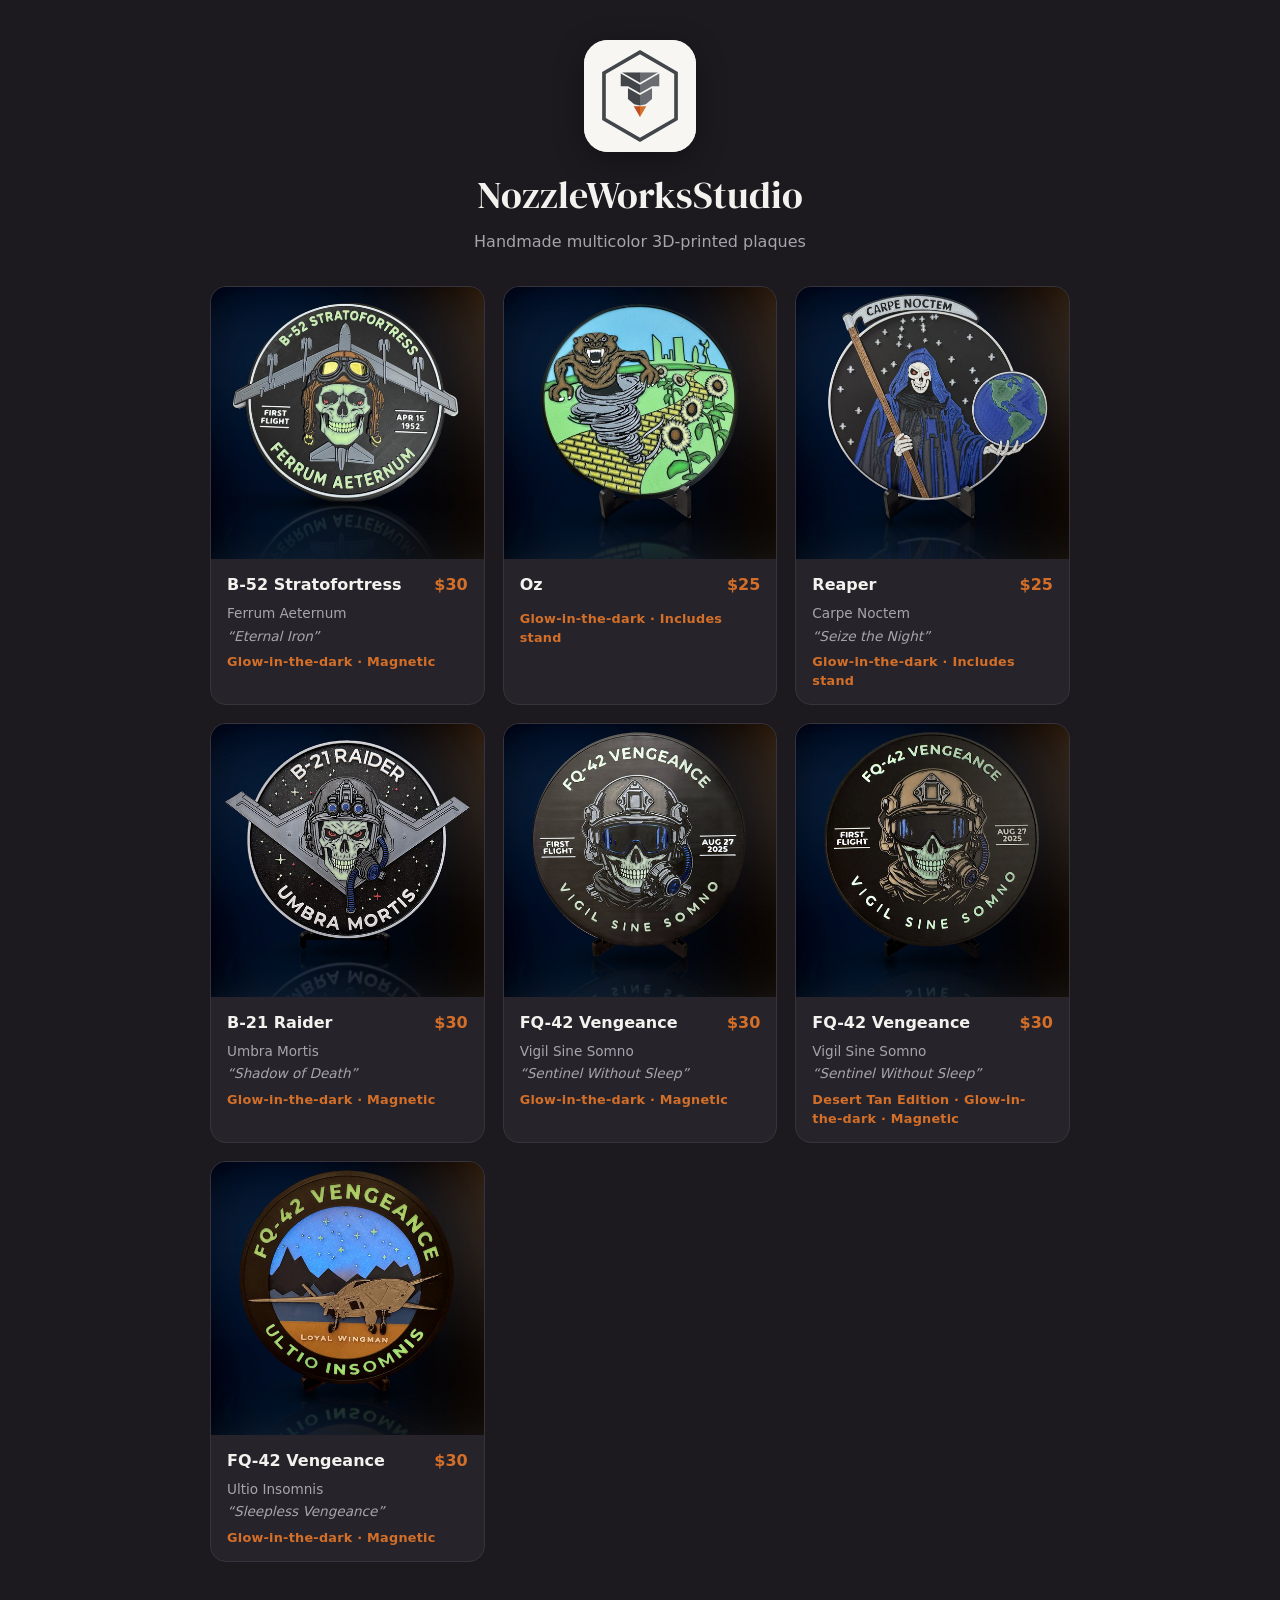
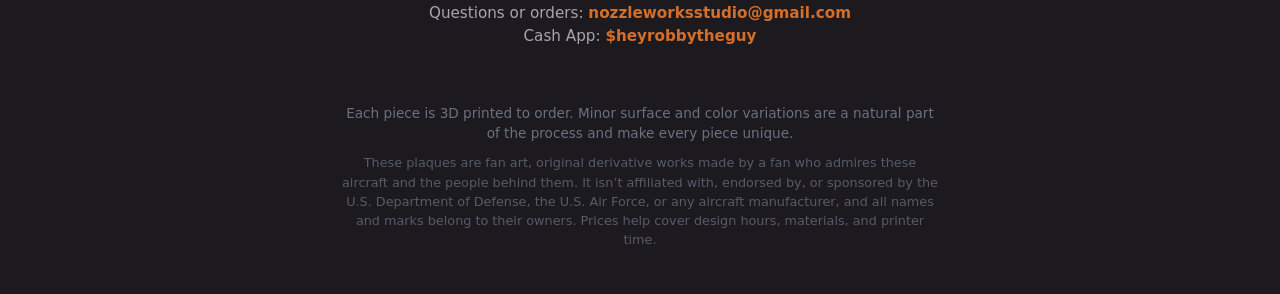
<file: index.html>
<!doctype html>
<html lang="en">
<head>
<meta charset="utf-8">
<meta name="viewport" content="width=device-width, initial-scale=1, viewport-fit=cover">
<meta name="robots" content="noindex">
<meta name="description" content="Handmade multicolor 3D-printed plaques by NozzleWorksStudio.">
<meta name="theme-color" content="#1C1A1F">
<title>NozzleWorksStudio | Plaques</title>
<style>
*,*::before,*::after{box-sizing:border-box}
:root{--bg:#1C1A1F;--card:#26242A;--line:#36333C;--text:#F4F2EE;--muted:#A8A4AD;--glow:#D46F29}
body{margin:0;background:var(--bg);color:var(--text);font-family:system-ui,-apple-system,"Segoe UI",Roboto,Helvetica,Arial,sans-serif;line-height:1.5}
main{max-width:900px;margin:0 auto;padding:40px 20px}
header{text-align:center;margin-bottom:32px}
h1{font-size:clamp(1.8rem,7vw,2.4rem);margin:0 0 6px;letter-spacing:-.01em}
.sub{margin:0;color:var(--muted)}
.grid{display:grid;gap:18px;grid-template-columns:repeat(auto-fill,minmax(240px,1fr))}
a.card{display:block;text-decoration:none;color:inherit;background:var(--card);border:1px solid var(--line);border-radius:16px;overflow:hidden}
a.card img{display:block;width:100%;aspect-ratio:1/1;object-fit:cover;background:#000}
.info{display:flex;justify-content:space-between;align-items:baseline;gap:10px;padding:14px 16px}
.name{font-weight:600}
.price{color:var(--glow);font-weight:700;white-space:nowrap}
.status{display:block;padding:0 16px 14px;color:var(--muted);font-size:.85rem;margin-top:-8px}
.status .tr{display:block;font-style:italic;margin-top:2px}
.status .feat{display:block;margin-top:6px;color:var(--glow);font-size:.8rem;font-weight:600;letter-spacing:.02em}
.contact{text-align:center;margin-top:40px;color:var(--muted);font-size:.95rem}
.contact a{color:var(--glow);text-decoration:none;font-weight:600}
footer{text-align:center;color:#6b7180;font-size:.85rem;padding:0 20px 32px;max-width:640px;margin:0 auto}
</style>
<link rel="preconnect" href="https://fonts.googleapis.com"><link rel="preconnect" href="https://fonts.gstatic.com" crossorigin>
<link href="https://fonts.googleapis.com/css2?family=DM+Serif+Display&display=swap" rel="stylesheet">
<link rel="icon" type="image/png" href="favicon.png"><link rel="apple-touch-icon" href="apple-touch-icon.png">
<meta property="og:image" content="https://robbytheguy.github.io/logo-256.png">
<link rel="stylesheet" href="brand.css">
</head>
<body>
<main>
  <header>
    <div class="brandhero"><div class="tile"><img src="logo.svg" alt="NozzleWorksStudio logo"></div><h1>NozzleWorksStudio</h1></div>
    <p class="sub">Handmade multicolor 3D-printed plaques</p>
  </header>
  <div class="grid">
    <!-- One card per plaque. Add new ones here. -->
    <a class="card" href="b52/"><img src="b52/thumb.jpg?v=4" alt="B-52 Stratofortress plaque" loading="lazy"><div class="info"><span class="name">B-52 Stratofortress</span><span class="price">$30</span></div><span class="status">Ferrum Aeternum<span class="tr">&ldquo;Eternal Iron&rdquo;</span><span class="feat">Glow-in-the-dark &middot; Magnetic</span></span></a>
    <a class="card" href="oz/"><img src="oz/thumb.jpg?v=3" alt="Oz plaque" loading="lazy"><div class="info"><span class="name">Oz</span><span class="price">$25</span></div><span class="status"><span class="feat">Glow-in-the-dark &middot; Includes stand</span></span></a>
    <a class="card" href="reaper/"><img src="reaper/thumb.jpg" alt="Reaper plaque" loading="lazy"><div class="info"><span class="name">Reaper</span><span class="price">$25</span></div><span class="status">Carpe Noctem<span class="tr">&ldquo;Seize the Night&rdquo;</span><span class="feat">Glow-in-the-dark &middot; Includes stand</span></span></a>
    <a class="card" href="b21/"><img src="b21/thumb.jpg" alt="B-21 Raider plaque" loading="lazy"><div class="info"><span class="name">B-21 Raider</span><span class="price">$30</span></div><span class="status">Umbra Mortis<span class="tr">&ldquo;Shadow of Death&rdquo;</span><span class="feat">Glow-in-the-dark &middot; Magnetic</span></span></a>
    <a class="card" href="maverick/"><img src="maverick/thumb.jpg?v=3" alt="FQ-42 Vengeance plaque, Vigil Sine Somno design" loading="lazy"><div class="info"><span class="name">FQ-42 Vengeance</span><span class="price">$30</span></div><span class="status">Vigil Sine Somno<span class="tr">&ldquo;Sentinel Without Sleep&rdquo;</span><span class="feat">Glow-in-the-dark &middot; Magnetic</span></span></a>
    <a class="card" href="vengeance-tan/"><img src="vengeance-tan/thumb.jpg" alt="FQ-42 Vengeance plaque, desert tan edition, Vigil Sine Somno design" loading="lazy"><div class="info"><span class="name">FQ-42 Vengeance</span><span class="price">$30</span></div><span class="status">Vigil Sine Somno<span class="tr">&ldquo;Sentinel Without Sleep&rdquo;</span><span class="feat">Desert Tan Edition &middot; Glow-in-the-dark &middot; Magnetic</span></span></a>
    <a class="card" href="fq42/"><img src="fq42/thumb.jpg" alt="FQ-42 Vengeance plaque" loading="lazy"><div class="info"><span class="name">FQ-42 Vengeance</span><span class="price">$30</span></div><span class="status">Ultio Insomnis<span class="tr">&ldquo;Sleepless Vengeance&rdquo;</span><span class="feat">Glow-in-the-dark &middot; Magnetic</span></span></a>
  </div>
  <p class="contact">Questions or orders: <a href="mailto:nozzleworksstudio@gmail.com?subject=NozzleWorks%20plaque">nozzleworksstudio@gmail.com</a><br>Cash App: <a href="https://cash.app/$heyrobbytheguy">$heyrobbytheguy</a></p>
</main>
<footer>Each piece is 3D printed to order. Minor surface and color variations are a natural part of the process and make every piece unique.<p style="font-size:.8rem;opacity:.75;margin-top:10px">These plaques are fan art, original derivative works made by a fan who admires these aircraft and the people behind them. It isn&rsquo;t affiliated with, endorsed by, or sponsored by the U.S. Department of Defense, the U.S. Air Force, or any aircraft manufacturer, and all names and marks belong to their owners. Prices help cover design hours, materials, and printer time.</p></footer>
<script data-goatcounter="https://nozzleworks.goatcounter.com/count" async src="//gc.zgo.at/count.js"></script>
</body>
</html>
</file>
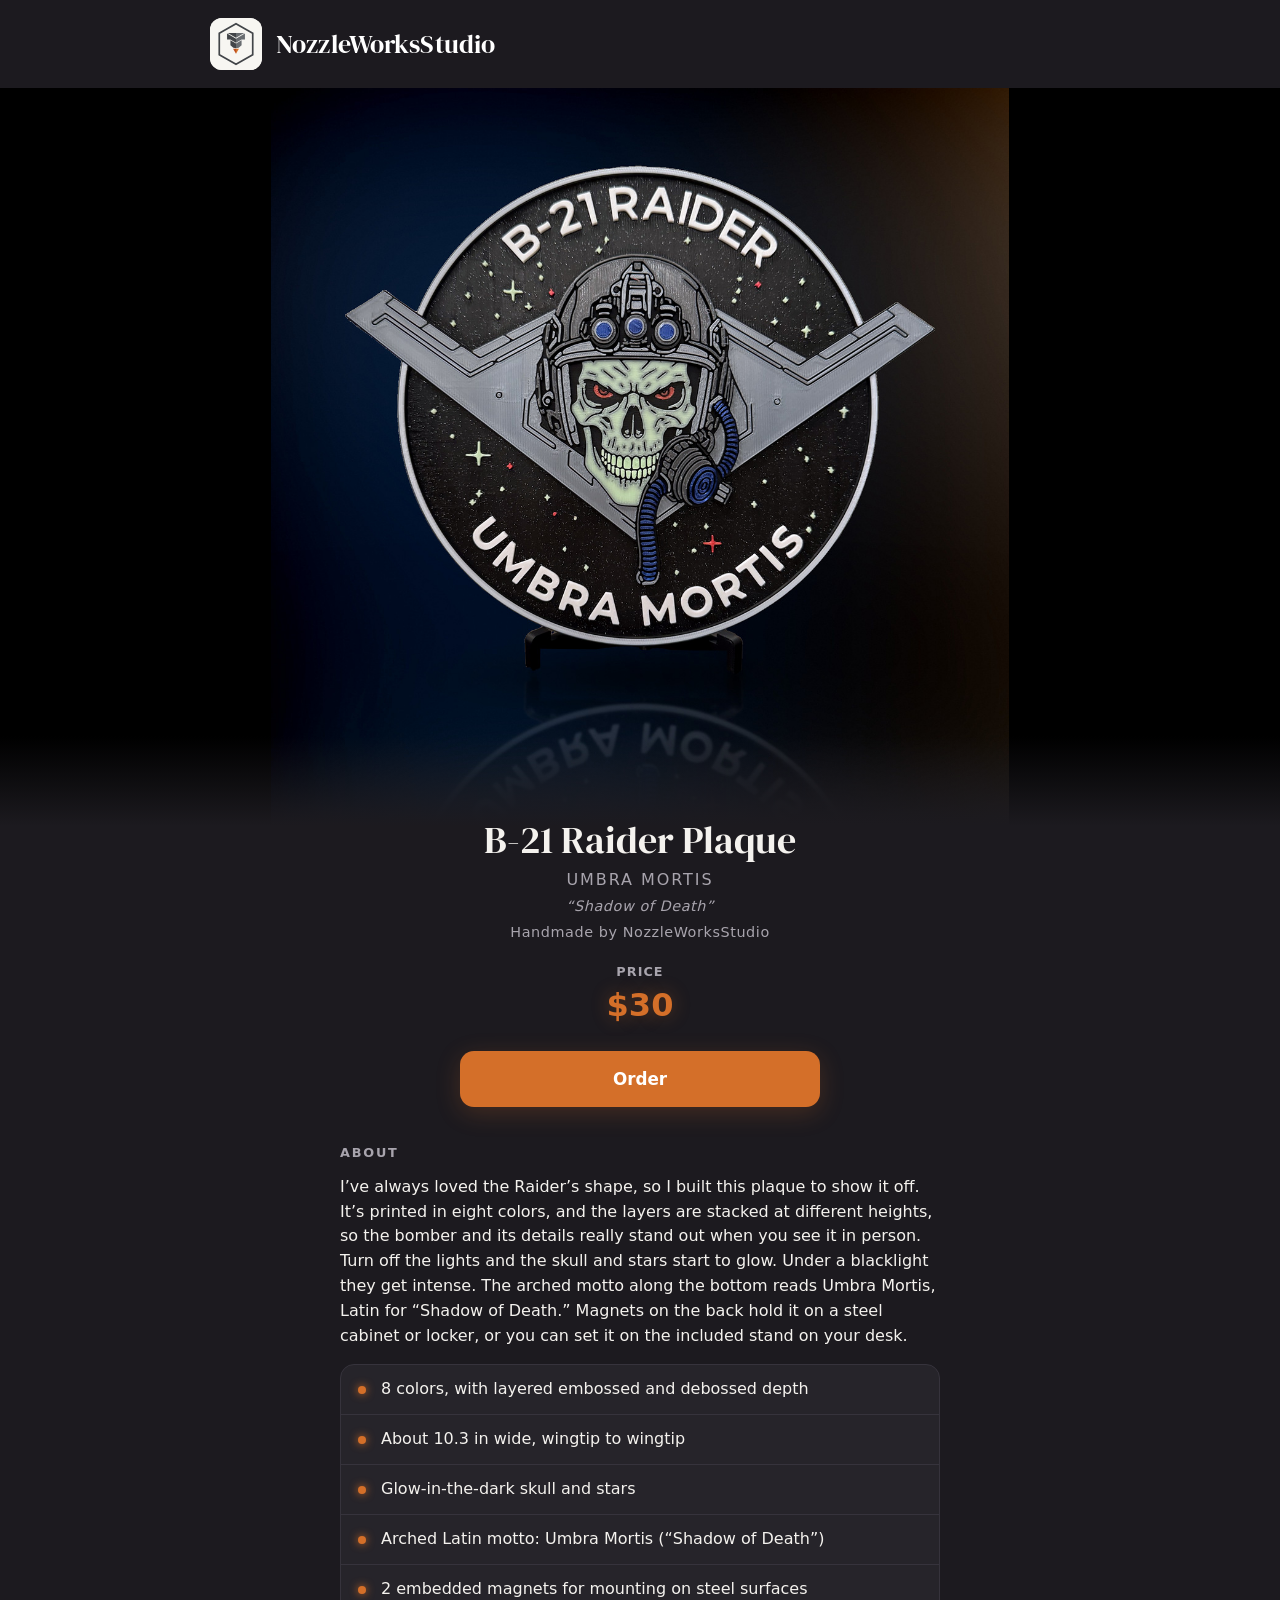
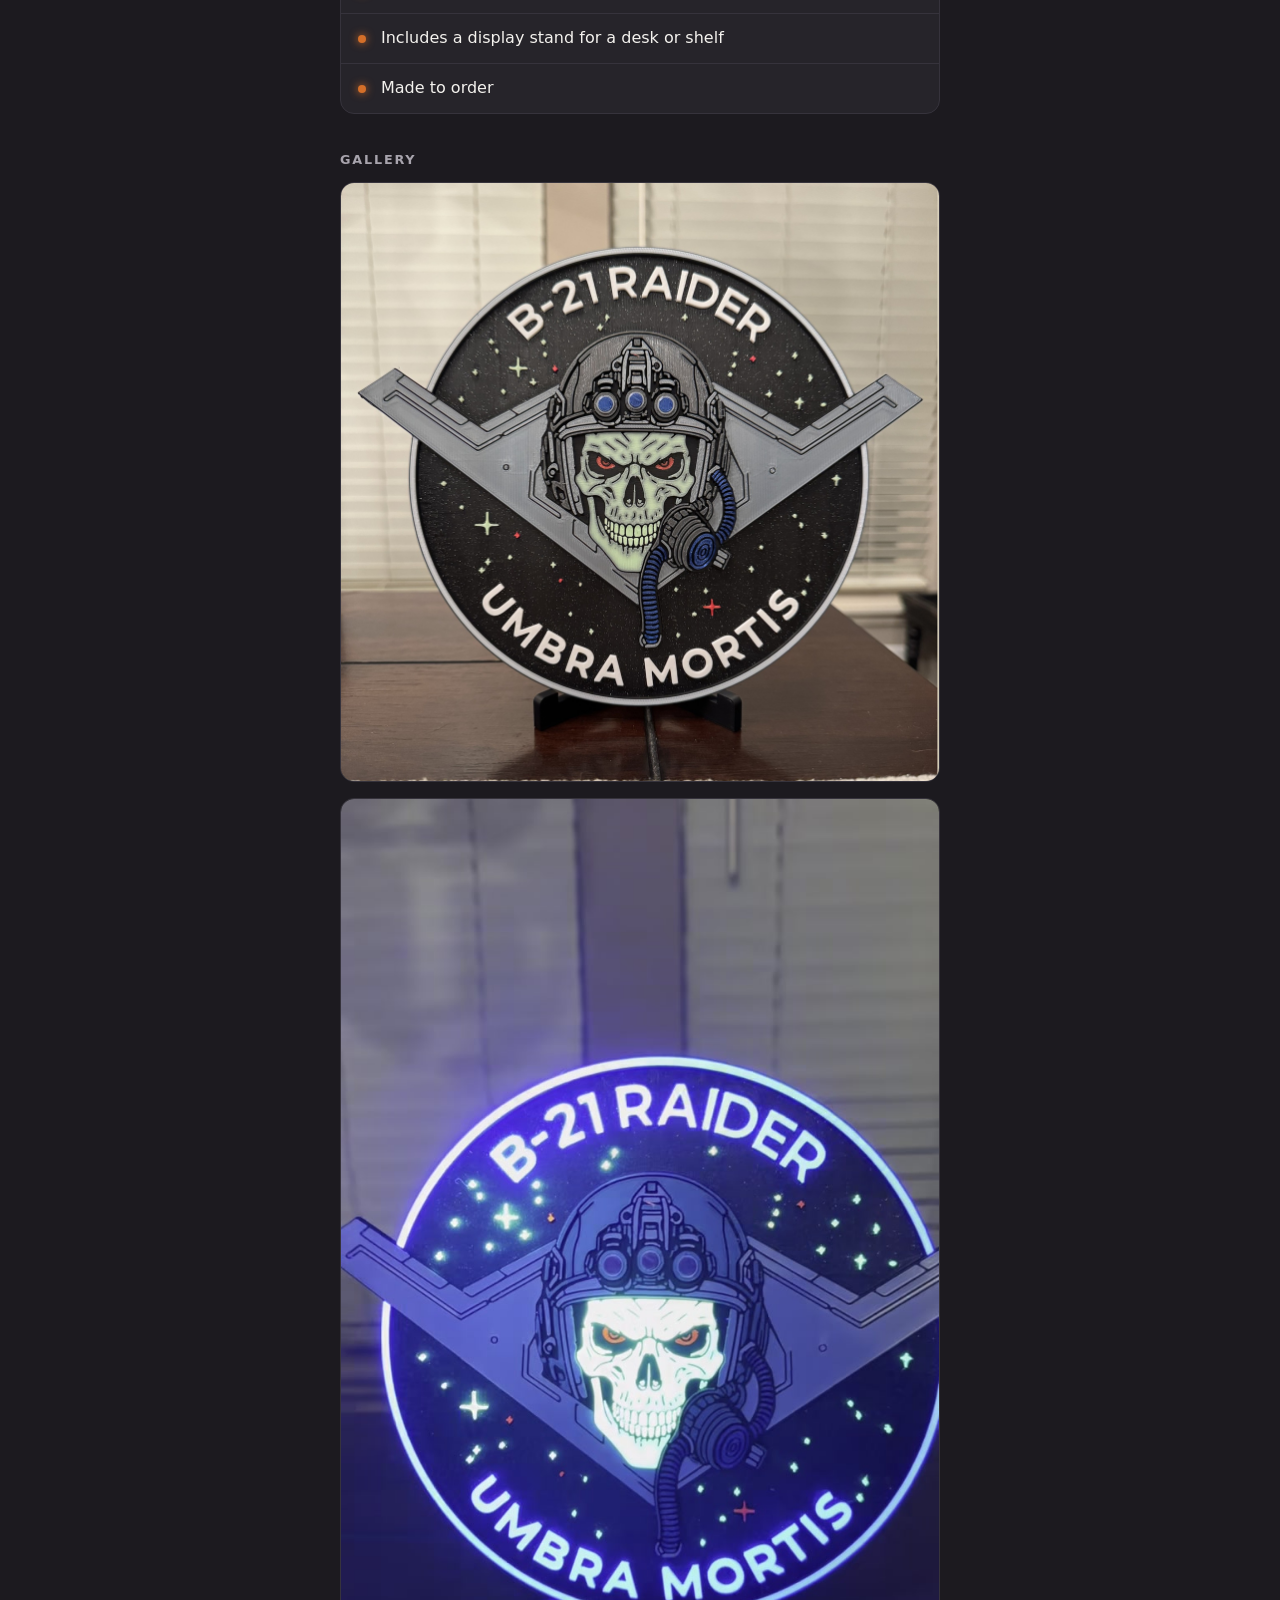
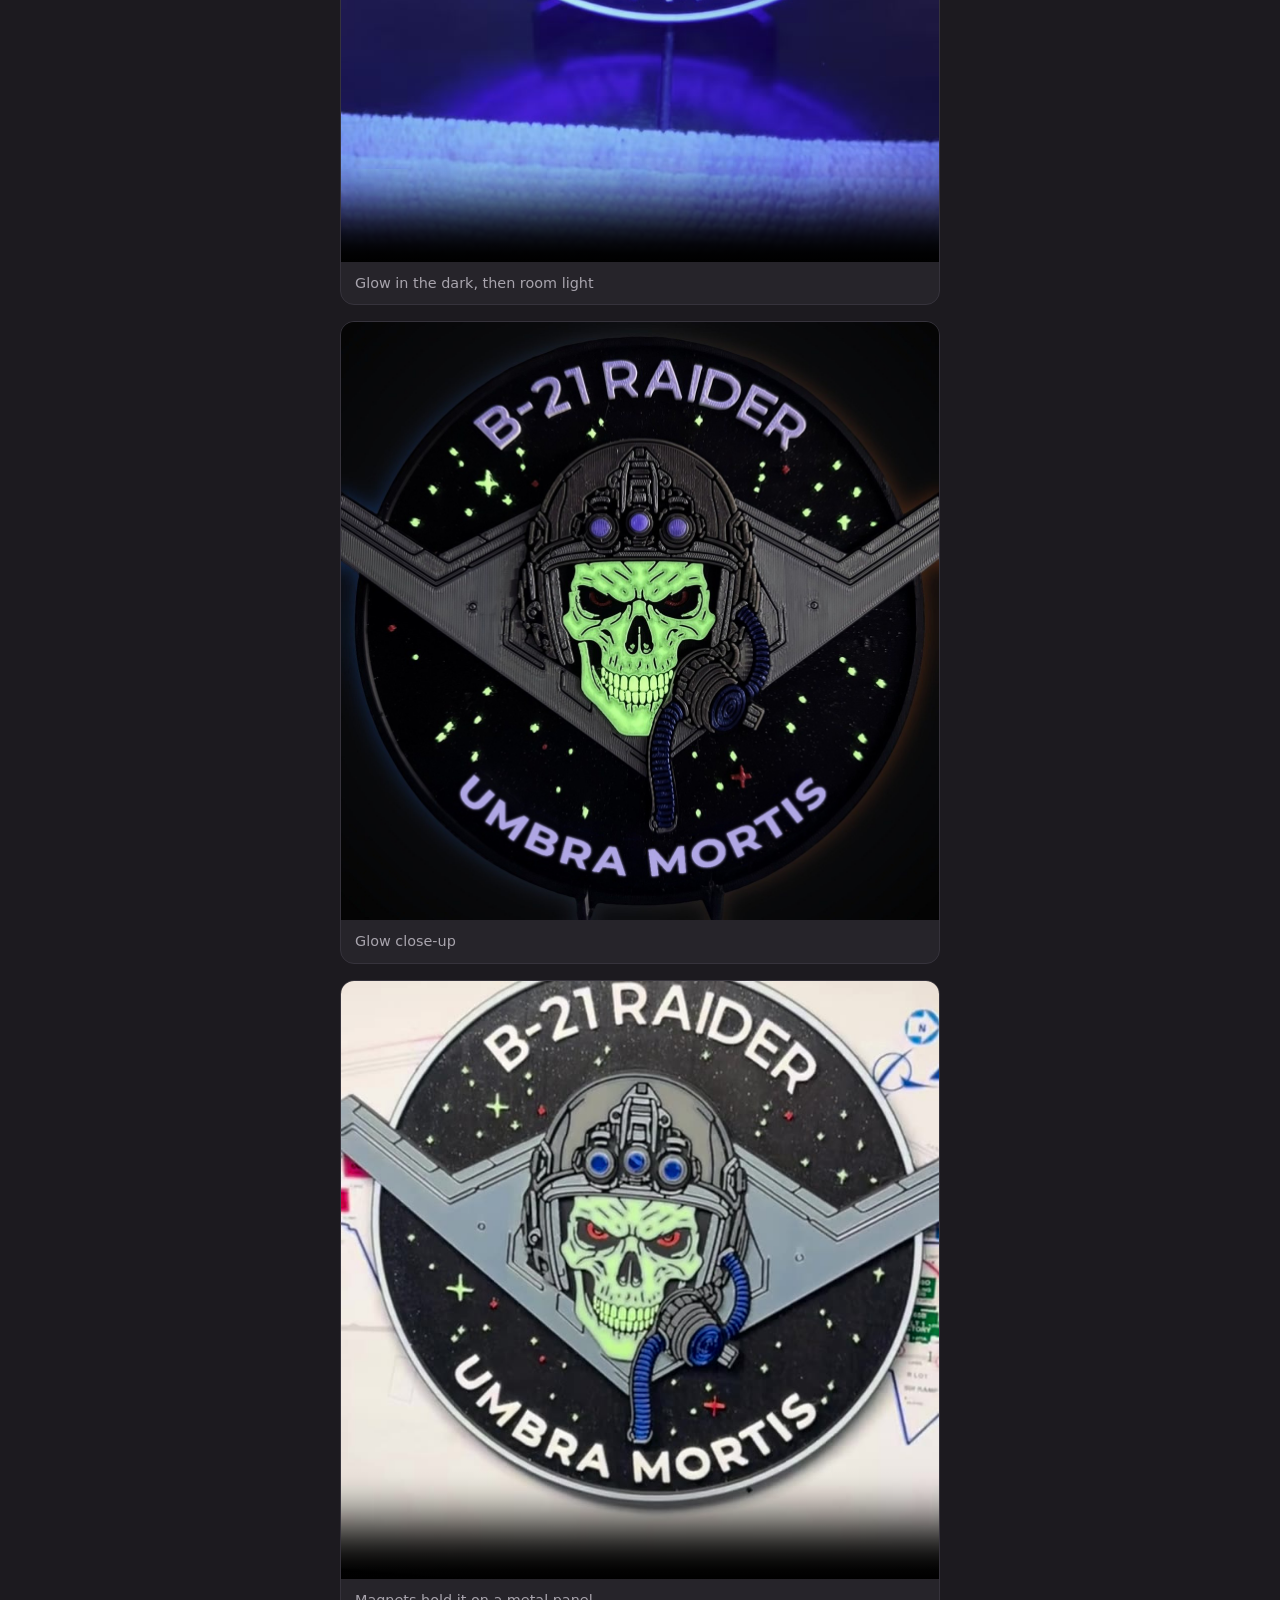
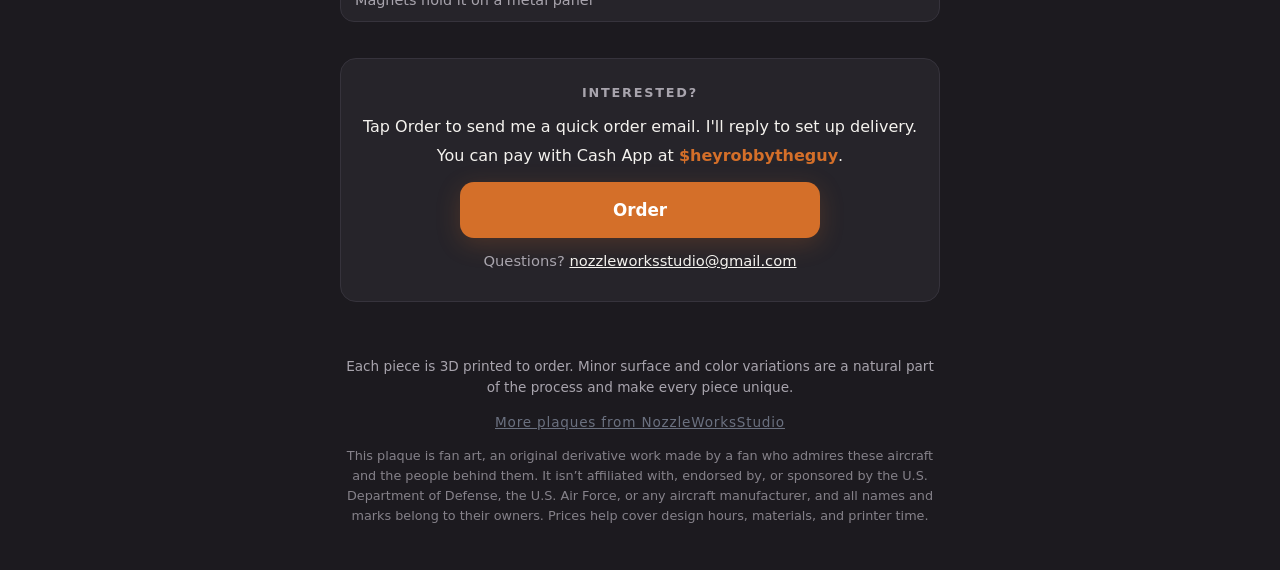
<file: b21/index.html>
<!doctype html>
<html lang="en">
<head>
<meta charset="utf-8">
<meta name="viewport" content="width=device-width, initial-scale=1, viewport-fit=cover">
<meta name="robots" content="noindex">
<meta name="description" content="B-21 Raider Plaque with Umbra Mortis motto, handmade by NozzleWorksStudio. 3D printed in 8 colors with glow-in-the-dark details. Price $30.">
<meta name="theme-color" content="#1C1A1F">
<title>B-21 Raider Plaque | NozzleWorksStudio</title>
<style>
*,*::before,*::after{box-sizing:border-box}
:root{--bg:#1C1A1F;--card:#26242A;--line:#36333C;--text:#F4F2EE;--muted:#A8A4AD;--glow:#D46F29}
html{-webkit-text-size-adjust:100%}
body{margin:0;background:var(--bg);color:var(--text);font-family:system-ui,-apple-system,"Segoe UI",Roboto,Helvetica,Arial,sans-serif;line-height:1.55}
img,video{display:block;max-width:100%}
.hero{position:relative;background:#000}
.hero video,.hero img{width:100%;height:auto;max-height:78vh;object-fit:contain;margin:0 auto}
.hero::after{content:"";position:absolute;inset:auto 0 0 0;height:90px;background:linear-gradient(transparent,var(--bg));pointer-events:none}
main{max-width:640px;margin:0 auto;padding:0 20px 40px}
header{text-align:center;margin-top:-8px;position:relative;z-index:1}
h1{font-size:clamp(1.8rem,7vw,2.4rem);line-height:1.15;margin:0 0 6px;letter-spacing:-.01em}
.sub{margin:0;color:var(--muted);font-size:1rem;letter-spacing:.04em}
.price{display:inline-block;margin:18px 0 6px;font-size:2rem;font-weight:700;color:var(--glow);text-shadow:0 0 18px rgba(212,111,41,.35)}
.cta{display:block;margin:14px auto 0;max-width:360px;padding:15px 20px;border-radius:14px;background:var(--glow);color:#fff;font-weight:700;font-size:1.05rem;text-decoration:none;text-align:center;box-shadow:0 6px 24px rgba(212,111,41,.22)}
.cta:active{transform:translateY(1px)}
section{margin-top:36px}
h2{font-size:.8rem;text-transform:uppercase;letter-spacing:.14em;color:var(--muted);margin:0 0 12px;font-weight:600}
.desc p{margin:0 0 16px}
ul.features{list-style:none;padding:0;margin:0;border:1px solid var(--line);border-radius:14px;background:var(--card)}
ul.features li{padding:12px 16px 12px 40px;position:relative;border-top:1px solid var(--line)}
ul.features li:first-child{border-top:0}
ul.features li::before{content:"";position:absolute;left:17px;top:21px;width:8px;height:8px;border-radius:50%;background:var(--glow);box-shadow:0 0 8px var(--glow)}
.gallery{display:grid;gap:16px}
figure{margin:0;background:var(--card);border:1px solid var(--line);border-radius:14px;overflow:hidden}
figure img,figure video{width:100%;height:auto;background:#000}
figcaption{padding:10px 14px;font-size:.9rem;color:var(--muted)}
.contact{text-align:center;background:var(--card);border:1px solid var(--line);border-radius:16px;padding:24px 18px}
.contact p{margin:0 0 4px}
.addr{margin-top:12px!important;font-size:.92rem;color:var(--muted);word-break:break-all}
.addr a{color:var(--text)}
footer{max-width:640px;margin:0 auto;padding:0 20px calc(32px + env(safe-area-inset-bottom));color:var(--muted);font-size:.85rem;text-align:center}
footer .brand{margin-top:10px;color:#6b7180;letter-spacing:.06em}
@media (min-width:700px){.gallery{grid-template-columns:1fr 1fr}.hero video,.hero img{max-height:82vh;width:auto}}
</style>
<link rel="preconnect" href="https://fonts.googleapis.com"><link rel="preconnect" href="https://fonts.gstatic.com" crossorigin>
<link href="https://fonts.googleapis.com/css2?family=DM+Serif+Display&display=swap" rel="stylesheet">
<link rel="icon" type="image/png" href="../favicon.png"><link rel="apple-touch-icon" href="../apple-touch-icon.png">
<meta property="og:image" content="https://robbytheguy.github.io/logo-256.png">
<link rel="stylesheet" href="../brand.css">
</head>
<body>
<a class="brandbar" href="../"><span class="tile"><img src="../logo.svg" alt=""></span><span class="wm">NozzleWorksStudio</span></a>
<div class="hero">
  <img src="studio-real.jpg" width="1200" height="1200" alt="B-21 Raider plaque on a dark studio background">
</div>
<main>
  <header>
    <h1>B-21 Raider Plaque</h1>
    <p class="sub" style="letter-spacing:.12em;text-transform:uppercase">Umbra Mortis</p>
    <p class="sub" style="font-size:.9rem;font-style:italic;margin-top:2px">&ldquo;Shadow of Death&rdquo;</p>
    <p class="sub" style="font-size:.9rem;margin-top:4px">Handmade by NozzleWorksStudio</p>
    <div class="price"><span style="display:block;font-size:.8rem;font-weight:600;letter-spacing:.08em;text-transform:uppercase;color:var(--muted);text-shadow:none">Price</span>$30</div>
    <a class="cta" href="mailto:nozzleworksstudio@gmail.com?subject=Order%3A%20B-21%20Raider%20Plaque&body=Hi%20Robert%2C%0A%0AI%27d%20like%20to%20order%20the%20B-21%20Raider%20Plaque%20%28%2430%29.%0A%0AName%3A%0AQuantity%3A%0APhone%20%28optional%29%3A%0AHow%20I%27d%20like%20to%20get%20it%20%28hand-delivery%20at%20work%2C%20pickup%2C%20etc.%29%3A%0A%0AThanks%21">Order</a>
  </header>

  <section class="desc">
    <h2>About</h2>
    <p>I&rsquo;ve always loved the Raider&rsquo;s shape, so I built this plaque to show it off. It&rsquo;s printed in eight colors, and the layers are stacked at different heights, so the bomber and its details really stand out when you see it in person. Turn off the lights and the skull and stars start to glow. Under a blacklight they get intense. The arched motto along the bottom reads Umbra Mortis, Latin for &ldquo;Shadow of Death.&rdquo; Magnets on the back hold it on a steel cabinet or locker, or you can set it on the included stand on your desk.</p>
    <ul class="features">
      <li>8 colors, with layered embossed and debossed depth</li>
      <li>About 10.3 in wide, wingtip to wingtip</li>
      <li>Glow-in-the-dark skull and stars</li>
      <li>Arched Latin motto: Umbra Mortis (&ldquo;Shadow of Death&rdquo;)</li>
      <li>2 embedded magnets for mounting on steel surfaces</li>
      <li>Includes a display stand for a desk or shelf</li>
      <li>Made to order</li>
    </ul>
  </section>

  <section>
    <h2>Gallery</h2>
    <div class="gallery" style="grid-template-columns:1fr;max-width:700px;margin:0 auto">
      <figure><img src="real-photo.jpg" width="1200" height="1200" loading="lazy" alt="The real B-21 Raider plaque on its stand"></figure>
      <figure>
        <video src="b21-video.mp4" width="720" height="1280" controls playsinline muted preload="metadata" poster="b21-video-poster.jpg">Your browser does not support the video tag.</video>
        <figcaption>Glow in the dark, then room light</figcaption>
      </figure>
      <figure><img src="glow-closeup.jpg" width="1200" height="1200" loading="lazy" alt="Close-up of the real B-21 Raider plaque glowing in the dark"><figcaption>Glow close-up</figcaption></figure>
      <figure>
        <video src="b21-magnet.mp4" width="720" height="720" controls playsinline muted preload="metadata" poster="b21-magnet-poster.jpg">Your browser does not support the video tag.</video>
        <figcaption>Magnets hold it on a metal panel</figcaption>
      </figure>
    </div>
  </section>

  <section class="contact" id="contact">
    <h2>Interested?</h2>
    <p>Tap Order to send me a quick order email. I'll reply to set up delivery.</p>
    <p>You can pay with Cash App at <a href="https://cash.app/$heyrobbytheguy" style="color:var(--glow);font-weight:700;text-decoration:none">$heyrobbytheguy</a>.</p>
    <a class="cta" href="mailto:nozzleworksstudio@gmail.com?subject=Order%3A%20B-21%20Raider%20Plaque&body=Hi%20Robert%2C%0A%0AI%27d%20like%20to%20order%20the%20B-21%20Raider%20Plaque%20%28%2430%29.%0A%0AName%3A%0AQuantity%3A%0APhone%20%28optional%29%3A%0AHow%20I%27d%20like%20to%20get%20it%20%28hand-delivery%20at%20work%2C%20pickup%2C%20etc.%29%3A%0A%0AThanks%21">Order</a>
    <p class="addr">Questions? <a href="mailto:nozzleworksstudio@gmail.com?subject=B-21%20Raider%20Plaque">nozzleworksstudio@gmail.com</a></p>
  </section>
</main>
<footer>
  <p>Each piece is 3D printed to order. Minor surface and color variations are a natural part of the process and make every piece unique.</p>
  <p class="brand"><a href="../" style="color:inherit">More plaques from NozzleWorksStudio</a></p>
<p style="font-size:.8rem;opacity:.75;margin-top:10px">This plaque is fan art, an original derivative work made by a fan who admires these aircraft and the people behind them. It isn&rsquo;t affiliated with, endorsed by, or sponsored by the U.S. Department of Defense, the U.S. Air Force, or any aircraft manufacturer, and all names and marks belong to their owners. Prices help cover design hours, materials, and printer time.</p></footer>
<script data-goatcounter="https://nozzleworks.goatcounter.com/count" async src="//gc.zgo.at/count.js"></script>
</body>
</html>
</file>
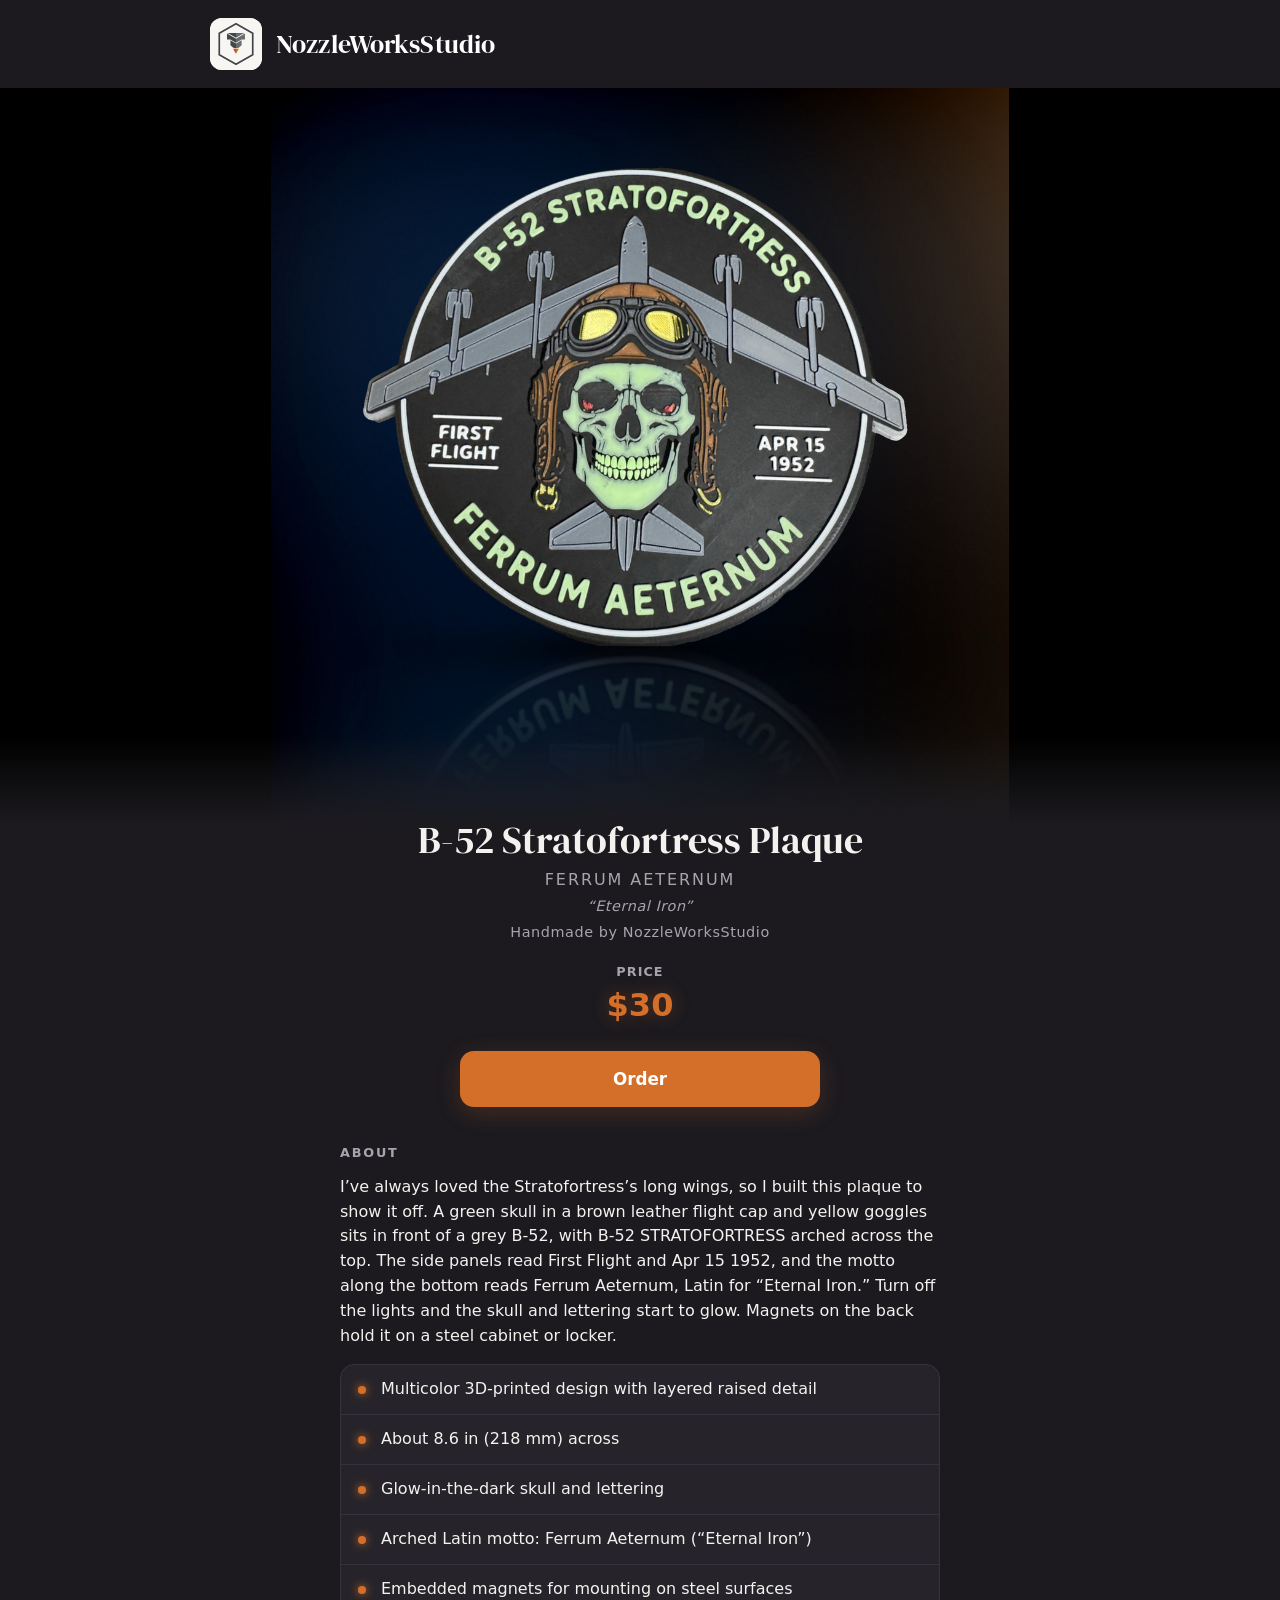
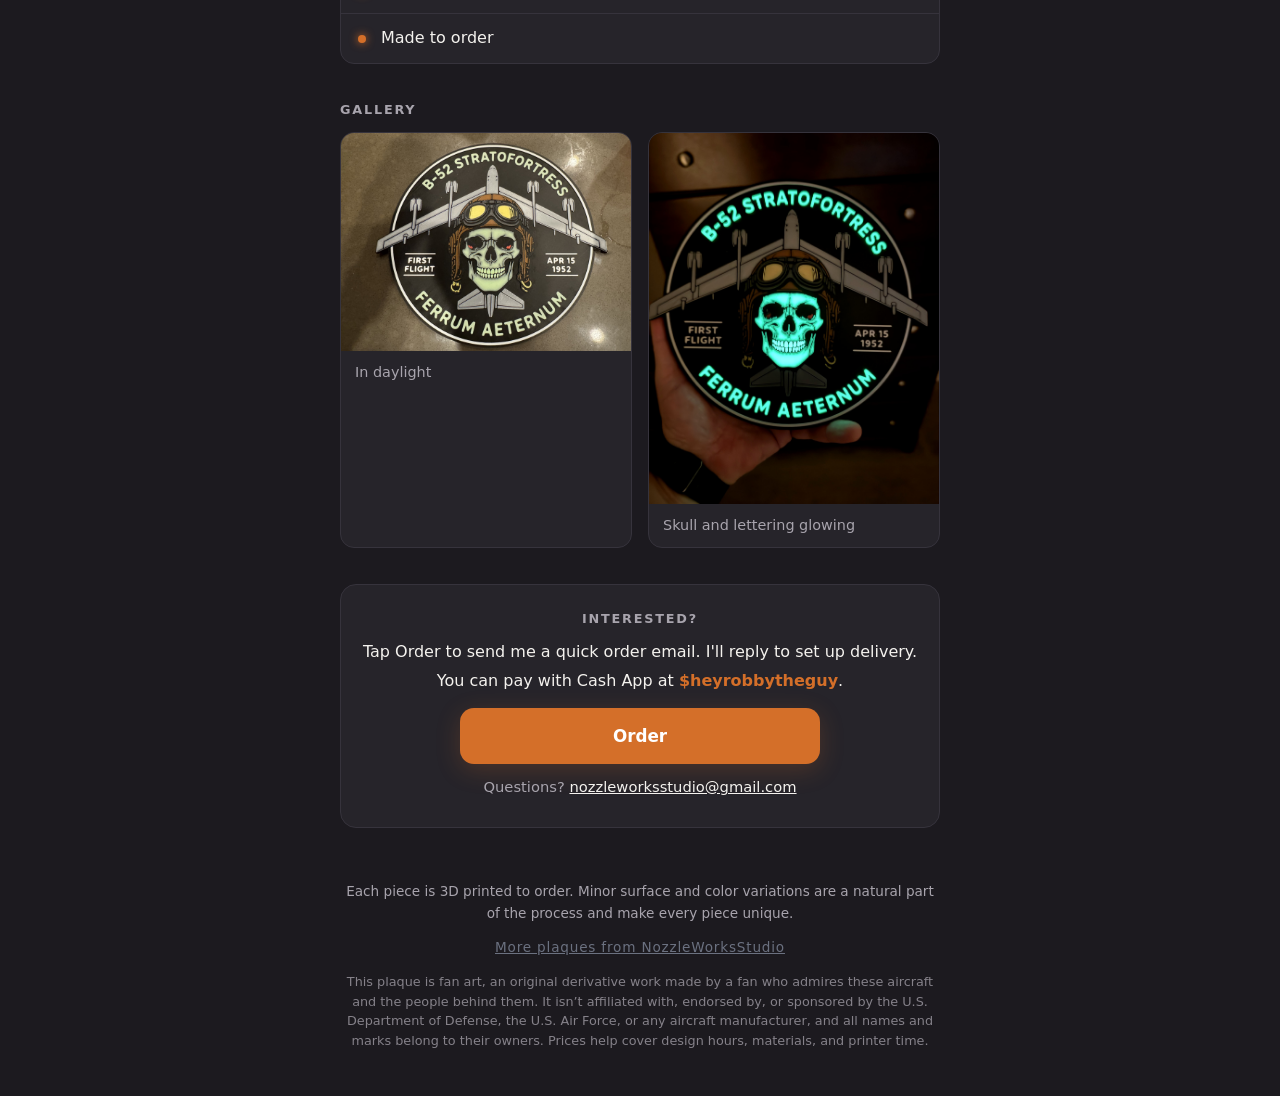
<file: b52/index.html>
<!doctype html>
<html lang="en">
<head>
<meta charset="utf-8">
<meta name="viewport" content="width=device-width, initial-scale=1, viewport-fit=cover">
<meta name="robots" content="noindex">
<meta name="description" content="B-52 Stratofortress Plaque with Ferrum Aeternum motto, handmade by NozzleWorksStudio. 3D printed with glow-in-the-dark details. Price $30.">
<meta name="theme-color" content="#1C1A1F">
<title>B-52 Stratofortress Plaque | NozzleWorksStudio</title>
<style>
*,*::before,*::after{box-sizing:border-box}
:root{--bg:#1C1A1F;--card:#26242A;--line:#36333C;--text:#F4F2EE;--muted:#A8A4AD;--glow:#D46F29}
html{-webkit-text-size-adjust:100%}
body{margin:0;background:var(--bg);color:var(--text);font-family:system-ui,-apple-system,"Segoe UI",Roboto,Helvetica,Arial,sans-serif;line-height:1.55}
img,video{display:block;max-width:100%}
.hero{position:relative;background:#000}
.hero video,.hero img{width:100%;height:auto;max-height:78vh;object-fit:contain;margin:0 auto}
.hero::after{content:"";position:absolute;inset:auto 0 0 0;height:90px;background:linear-gradient(transparent,var(--bg));pointer-events:none}
main{max-width:640px;margin:0 auto;padding:0 20px 40px}
header{text-align:center;margin-top:-8px;position:relative;z-index:1}
h1{font-size:clamp(1.8rem,7vw,2.4rem);line-height:1.15;margin:0 0 6px;letter-spacing:-.01em}
.sub{margin:0;color:var(--muted);font-size:1rem;letter-spacing:.04em}
.price{display:inline-block;margin:18px 0 6px;font-size:2rem;font-weight:700;color:var(--glow);text-shadow:0 0 18px rgba(212,111,41,.35)}
.cta{display:block;margin:14px auto 0;max-width:360px;padding:15px 20px;border-radius:14px;background:var(--glow);color:#fff;font-weight:700;font-size:1.05rem;text-decoration:none;text-align:center;box-shadow:0 6px 24px rgba(212,111,41,.22)}
.cta:active{transform:translateY(1px)}
section{margin-top:36px}
h2{font-size:.8rem;text-transform:uppercase;letter-spacing:.14em;color:var(--muted);margin:0 0 12px;font-weight:600}
.desc p{margin:0 0 16px}
ul.features{list-style:none;padding:0;margin:0;border:1px solid var(--line);border-radius:14px;background:var(--card)}
ul.features li{padding:12px 16px 12px 40px;position:relative;border-top:1px solid var(--line)}
ul.features li:first-child{border-top:0}
ul.features li::before{content:"";position:absolute;left:17px;top:21px;width:8px;height:8px;border-radius:50%;background:var(--glow);box-shadow:0 0 8px var(--glow)}
.gallery{display:grid;gap:16px}
figure{margin:0;background:var(--card);border:1px solid var(--line);border-radius:14px;overflow:hidden}
figure img,figure video{width:100%;height:auto;background:#000}
figcaption{padding:10px 14px;font-size:.9rem;color:var(--muted)}
.contact{text-align:center;background:var(--card);border:1px solid var(--line);border-radius:16px;padding:24px 18px}
.contact p{margin:0 0 4px}
.addr{margin-top:12px!important;font-size:.92rem;color:var(--muted);word-break:break-all}
.addr a{color:var(--text)}
footer{max-width:640px;margin:0 auto;padding:0 20px calc(32px + env(safe-area-inset-bottom));color:var(--muted);font-size:.85rem;text-align:center}
footer .brand{margin-top:10px;color:#6b7180;letter-spacing:.06em}
@media (min-width:700px){.gallery{grid-template-columns:1fr 1fr}.hero video,.hero img{max-height:82vh;width:auto}}
</style>
<link rel="preconnect" href="https://fonts.googleapis.com"><link rel="preconnect" href="https://fonts.gstatic.com" crossorigin>
<link href="https://fonts.googleapis.com/css2?family=DM+Serif+Display&display=swap" rel="stylesheet">
<link rel="icon" type="image/png" href="../favicon.png"><link rel="apple-touch-icon" href="../apple-touch-icon.png">
<meta property="og:image" content="https://robbytheguy.github.io/logo-256.png">
<link rel="stylesheet" href="../brand.css">
</head>
<body>
<a class="brandbar" href="../"><span class="tile"><img src="../logo.svg" alt=""></span><span class="wm">NozzleWorksStudio</span></a>
<div class="hero">
  <img src="studio-real.jpg?v=3" width="1200" height="1200" alt="B-52 Stratofortress plaque, Ferrum Aeternum, on a dark studio background">
</div>
<main>
  <header>
    <h1>B-52 Stratofortress Plaque</h1>
    <p class="sub" style="letter-spacing:.12em;text-transform:uppercase">Ferrum Aeternum</p>
    <p class="sub" style="font-size:.9rem;font-style:italic;margin-top:2px">&ldquo;Eternal Iron&rdquo;</p>
    <p class="sub" style="font-size:.9rem;margin-top:4px">Handmade by NozzleWorksStudio</p>
    <div class="price"><span style="display:block;font-size:.8rem;font-weight:600;letter-spacing:.08em;text-transform:uppercase;color:var(--muted);text-shadow:none">Price</span>$30</div>
    <a class="cta" href="mailto:nozzleworksstudio@gmail.com?subject=Order%3A%20B-52%20Stratofortress%20Plaque&body=Hi%20Robert%2C%0A%0AI%27d%20like%20to%20order%20the%20B-52%20Stratofortress%20Plaque%20%28%2430%29.%0A%0AName%3A%0AQuantity%3A%0APhone%20%28optional%29%3A%0AHow%20I%27d%20like%20to%20get%20it%20%28hand-delivery%20at%20work%2C%20pickup%2C%20etc.%29%3A%0A%0AThanks%21">Order</a>
  </header>

  <section class="desc">
    <h2>About</h2>
    <!-- No stand: magnetic mount only (confirmed by Robert). -->
    <p>I&rsquo;ve always loved the Stratofortress&rsquo;s long wings, so I built this plaque to show it off. A green skull in a brown leather flight cap and yellow goggles sits in front of a grey B-52, with B-52 STRATOFORTRESS arched across the top. The side panels read First Flight and Apr 15 1952, and the motto along the bottom reads Ferrum Aeternum, Latin for &ldquo;Eternal Iron.&rdquo; Turn off the lights and the skull and lettering start to glow. Magnets on the back hold it on a steel cabinet or locker.</p>
    <ul class="features">
      <li>Multicolor 3D-printed design with layered raised detail</li>
      <li>About 8.6 in (218 mm) across</li>
      <li>Glow-in-the-dark skull and lettering</li>
      <li>Arched Latin motto: Ferrum Aeternum (&ldquo;Eternal Iron&rdquo;)</li>
      <li>Embedded magnets for mounting on steel surfaces</li>
      <li>Made to order</li>
    </ul>
  </section>

  <section>
    <h2>Gallery</h2>
    <div class="gallery">
      <figure><img src="real-photo.jpg?v=1" width="1600" height="1200" loading="lazy" alt="B-52 Stratofortress plaque in daylight, showing the skull, long wings, and Ferrum Aeternum motto"><figcaption>In daylight</figcaption></figure>
      <figure><img src="glow-photo.jpg" width="1250" height="1600" loading="lazy" alt="B-52 Stratofortress plaque in low light, with the skull and lettering glowing"><figcaption>Skull and lettering glowing</figcaption></figure>
    </div>
  </section>


  <section class="contact" id="contact">
    <h2>Interested?</h2>
    <p>Tap Order to send me a quick order email. I'll reply to set up delivery.</p>
    <p>You can pay with Cash App at <a href="https://cash.app/$heyrobbytheguy" style="color:var(--glow);font-weight:700;text-decoration:none">$heyrobbytheguy</a>.</p>
    <a class="cta" href="mailto:nozzleworksstudio@gmail.com?subject=Order%3A%20B-52%20Stratofortress%20Plaque&body=Hi%20Robert%2C%0A%0AI%27d%20like%20to%20order%20the%20B-52%20Stratofortress%20Plaque%20%28%2430%29.%0A%0AName%3A%0AQuantity%3A%0APhone%20%28optional%29%3A%0AHow%20I%27d%20like%20to%20get%20it%20%28hand-delivery%20at%20work%2C%20pickup%2C%20etc.%29%3A%0A%0AThanks%21">Order</a>
    <p class="addr">Questions? <a href="mailto:nozzleworksstudio@gmail.com?subject=B-52%20Stratofortress%20Plaque">nozzleworksstudio@gmail.com</a></p>
  </section>
</main>
<footer>
  <p>Each piece is 3D printed to order. Minor surface and color variations are a natural part of the process and make every piece unique.</p>
  <p class="brand"><a href="../" style="color:inherit">More plaques from NozzleWorksStudio</a></p>
<p style="font-size:.8rem;opacity:.75;margin-top:10px">This plaque is fan art, an original derivative work made by a fan who admires these aircraft and the people behind them. It isn&rsquo;t affiliated with, endorsed by, or sponsored by the U.S. Department of Defense, the U.S. Air Force, or any aircraft manufacturer, and all names and marks belong to their owners. Prices help cover design hours, materials, and printer time.</p></footer>
<script data-goatcounter="https://nozzleworks.goatcounter.com/count" async src="//gc.zgo.at/count.js"></script>
</body>
</html>
</file>
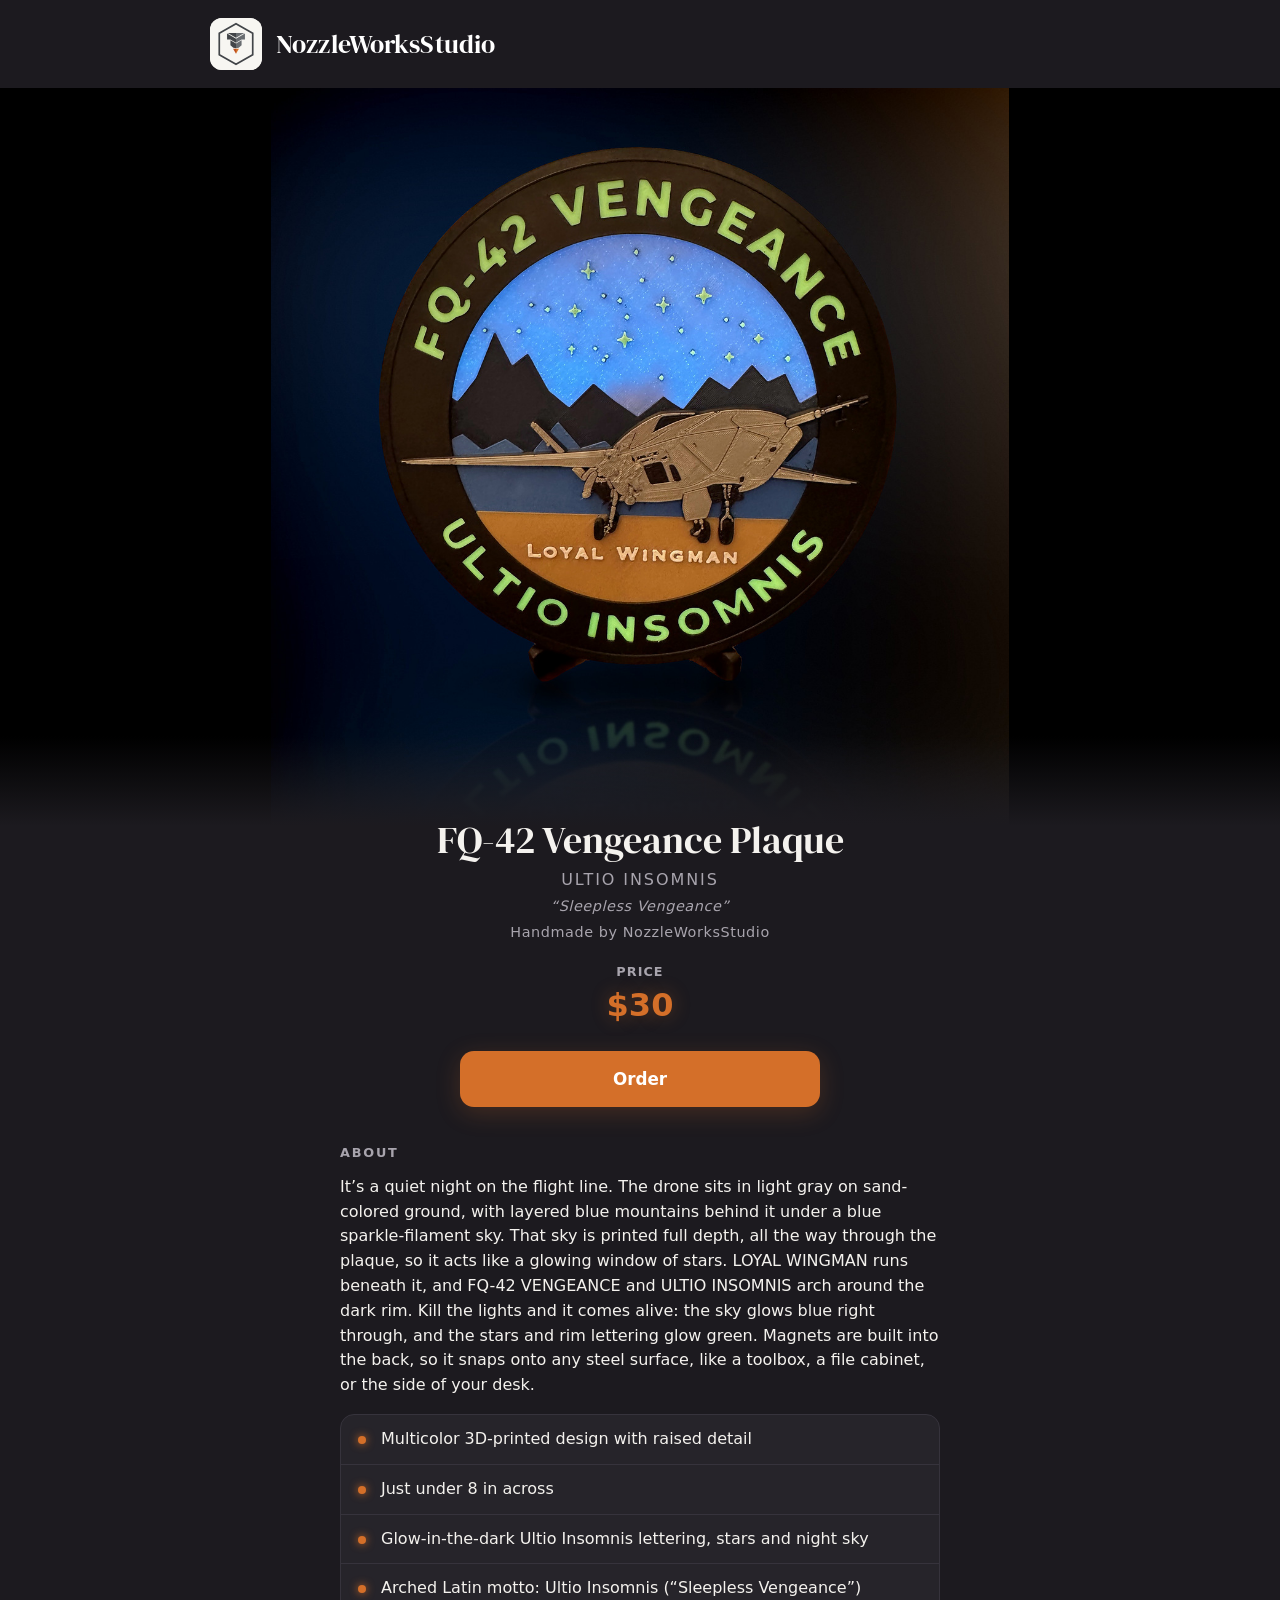
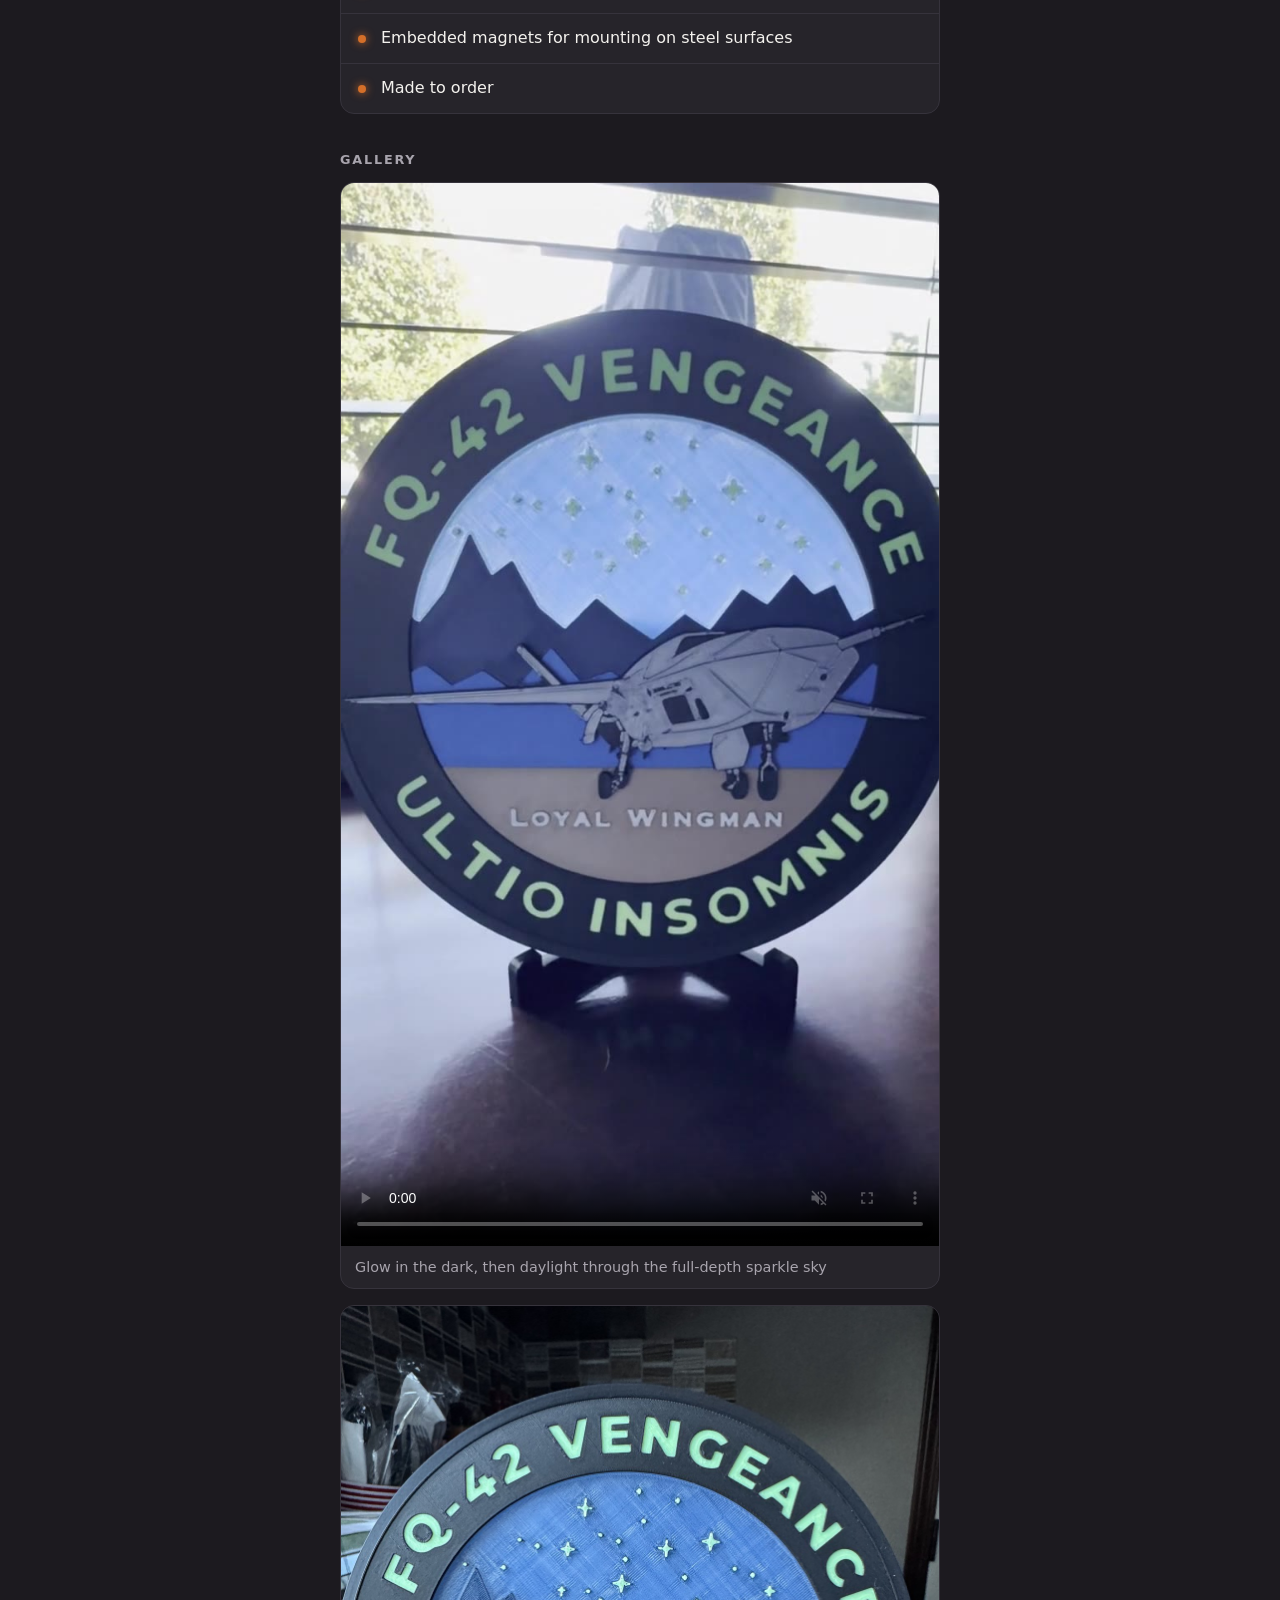
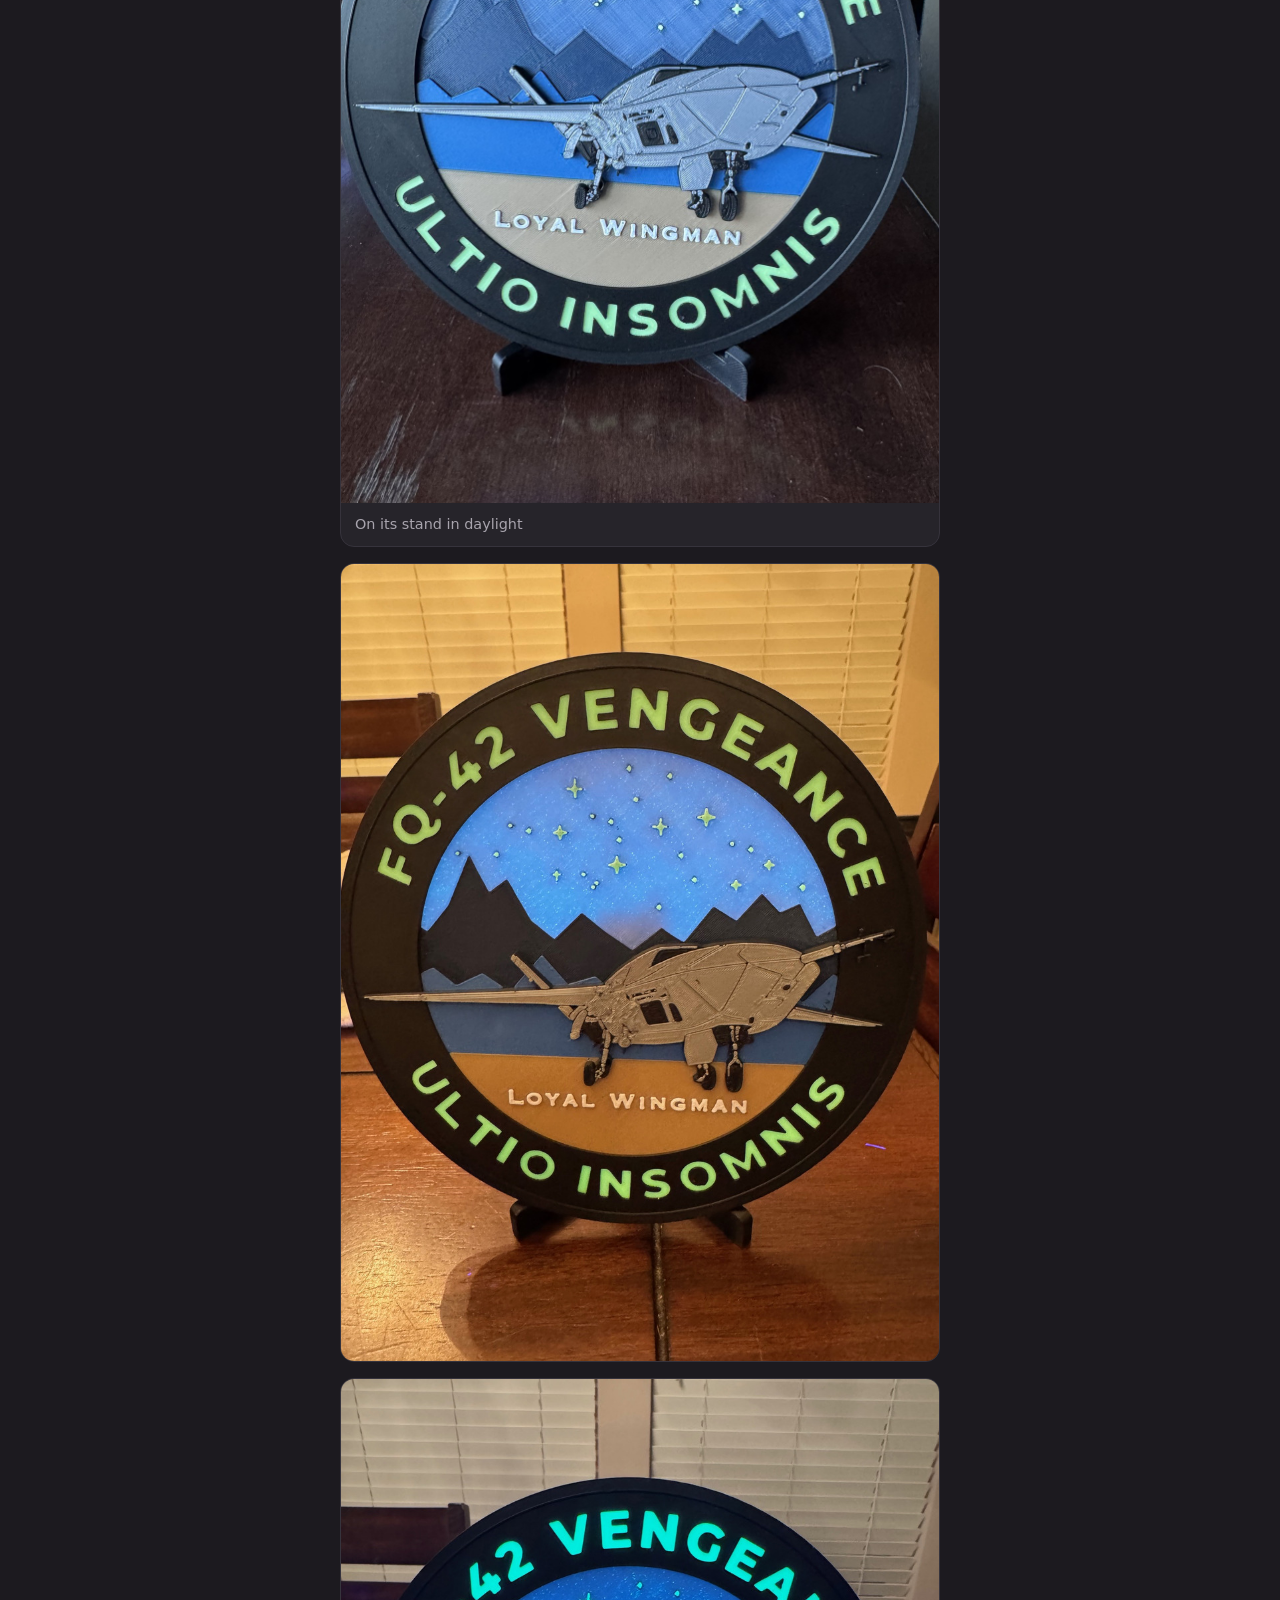
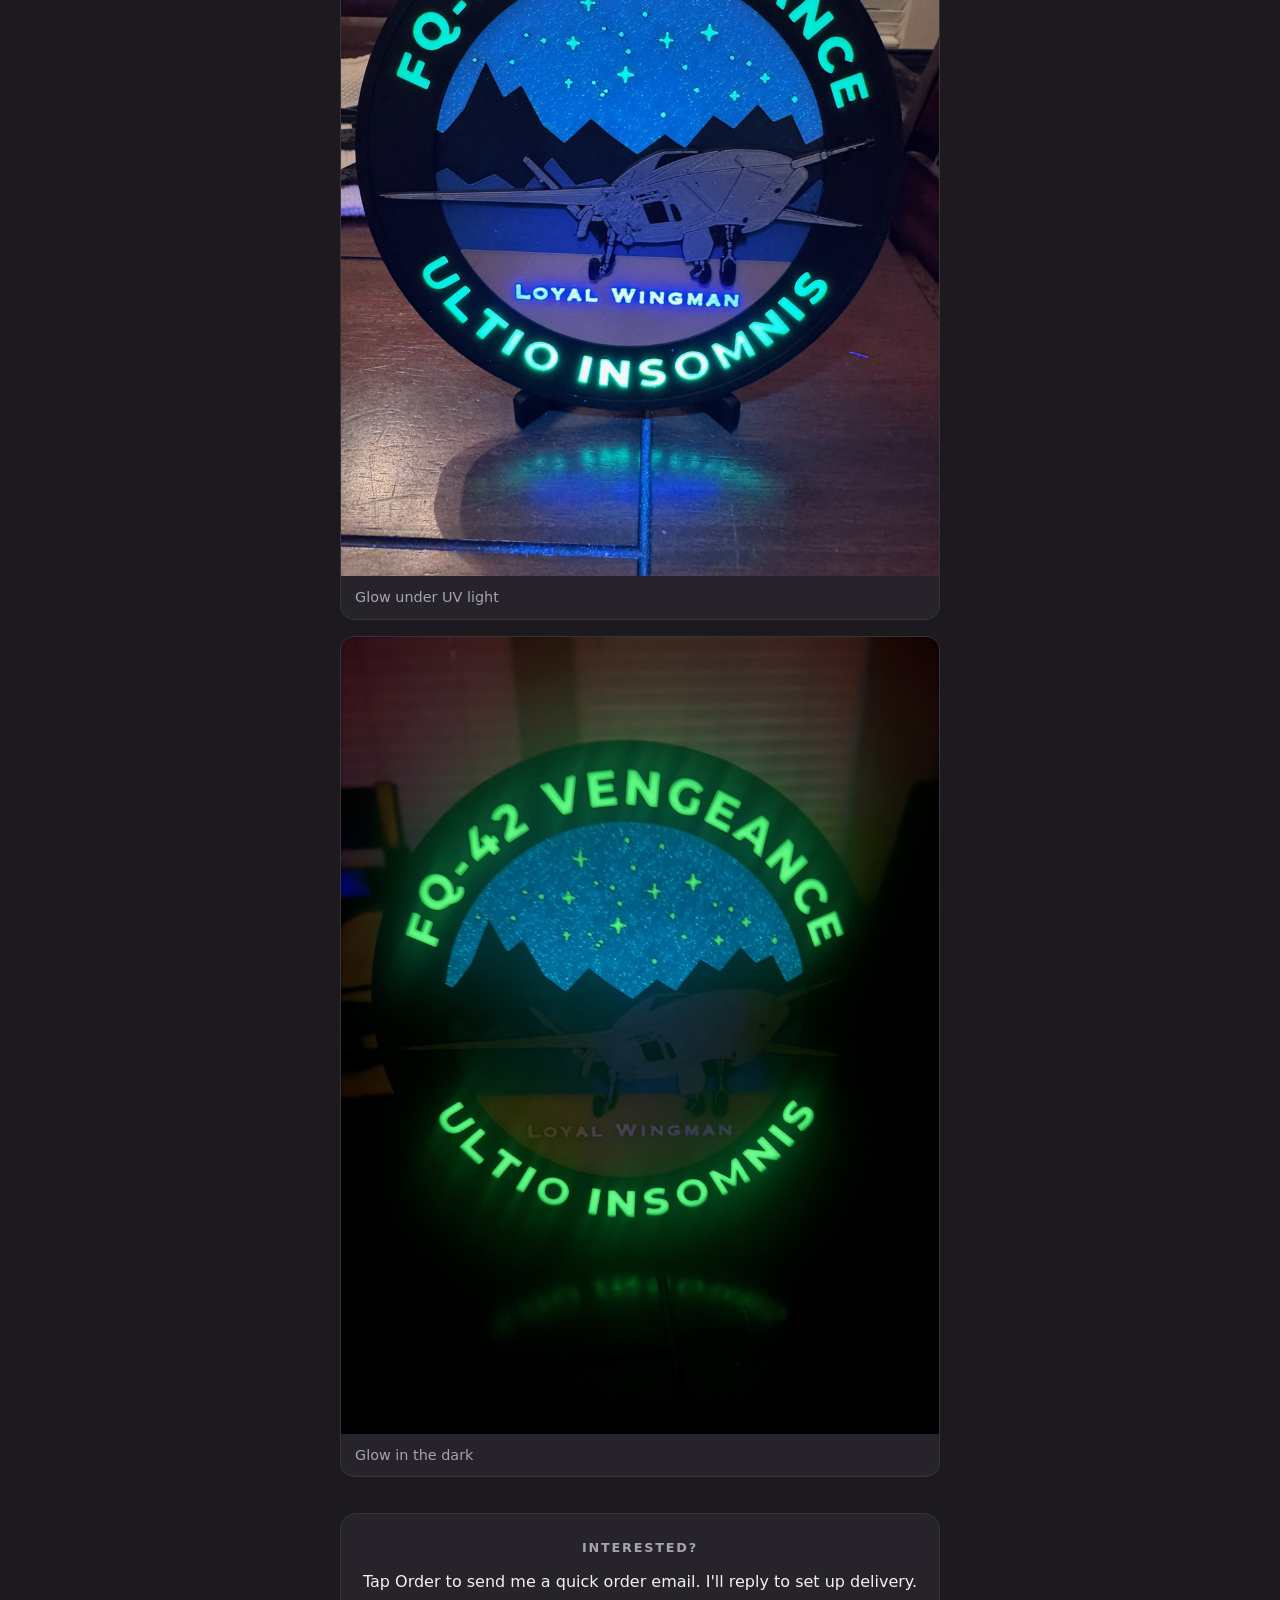
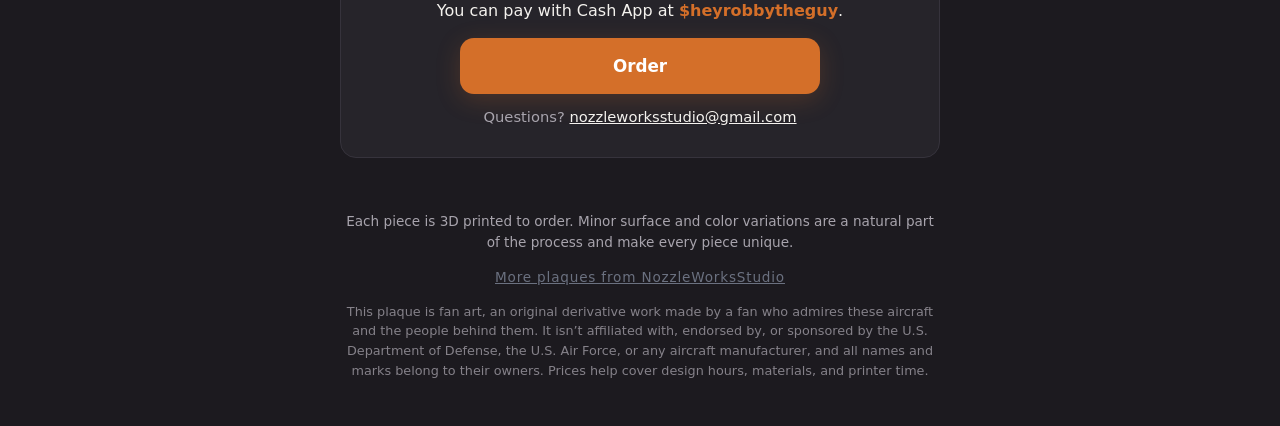
<file: fq42/index.html>
<!doctype html>
<html lang="en">
<head>
<meta charset="utf-8">
<meta name="viewport" content="width=device-width, initial-scale=1, viewport-fit=cover">
<meta name="robots" content="noindex">
<meta name="description" content="FQ-42 Vengeance Plaque with Ultio Insomnis motto, handmade by NozzleWorksStudio. Multicolor 3D print with glow-in-the-dark details. Price $30.">
<meta name="theme-color" content="#1C1A1F">
<title>FQ-42 Vengeance Plaque | NozzleWorksStudio</title>
<style>
*,*::before,*::after{box-sizing:border-box}
:root{--bg:#1C1A1F;--card:#26242A;--line:#36333C;--text:#F4F2EE;--muted:#A8A4AD;--glow:#D46F29}
html{-webkit-text-size-adjust:100%}
body{margin:0;background:var(--bg);color:var(--text);font-family:system-ui,-apple-system,"Segoe UI",Roboto,Helvetica,Arial,sans-serif;line-height:1.55}
img,video{display:block;max-width:100%}
.hero{position:relative;background:#000}
.hero video,.hero img{width:100%;height:auto;max-height:78vh;object-fit:contain;margin:0 auto}
.hero::after{content:"";position:absolute;inset:auto 0 0 0;height:90px;background:linear-gradient(transparent,var(--bg));pointer-events:none}
main{max-width:640px;margin:0 auto;padding:0 20px 40px}
header{text-align:center;margin-top:-8px;position:relative;z-index:1}
h1{font-size:clamp(1.8rem,7vw,2.4rem);line-height:1.15;margin:0 0 6px;letter-spacing:-.01em}
.sub{margin:0;color:var(--muted);font-size:1rem;letter-spacing:.04em}
.price{display:inline-block;margin:18px 0 6px;font-size:2rem;font-weight:700;color:var(--glow);text-shadow:0 0 18px rgba(212,111,41,.35)}
.cta{display:block;margin:14px auto 0;max-width:360px;padding:15px 20px;border-radius:14px;background:var(--glow);color:#fff;font-weight:700;font-size:1.05rem;text-decoration:none;text-align:center;box-shadow:0 6px 24px rgba(212,111,41,.22)}
.cta:active{transform:translateY(1px)}
section{margin-top:36px}
h2{font-size:.8rem;text-transform:uppercase;letter-spacing:.14em;color:var(--muted);margin:0 0 12px;font-weight:600}
.desc p{margin:0 0 16px}
ul.features{list-style:none;padding:0;margin:0;border:1px solid var(--line);border-radius:14px;background:var(--card)}
ul.features li{padding:12px 16px 12px 40px;position:relative;border-top:1px solid var(--line)}
ul.features li:first-child{border-top:0}
ul.features li::before{content:"";position:absolute;left:17px;top:21px;width:8px;height:8px;border-radius:50%;background:var(--glow);box-shadow:0 0 8px var(--glow)}
.gallery{display:grid;gap:16px}
figure{margin:0;background:var(--card);border:1px solid var(--line);border-radius:14px;overflow:hidden}
figure img,figure video{width:100%;height:auto;background:#000}
figcaption{padding:10px 14px;font-size:.9rem;color:var(--muted)}
.contact{text-align:center;background:var(--card);border:1px solid var(--line);border-radius:16px;padding:24px 18px}
.contact p{margin:0 0 4px}
.addr{margin-top:12px!important;font-size:.92rem;color:var(--muted);word-break:break-all}
.addr a{color:var(--text)}
footer{max-width:640px;margin:0 auto;padding:0 20px calc(32px + env(safe-area-inset-bottom));color:var(--muted);font-size:.85rem;text-align:center}
footer .brand{margin-top:10px;color:#6b7180;letter-spacing:.06em}
@media (min-width:700px){.gallery{grid-template-columns:1fr 1fr}.hero video,.hero img{max-height:82vh;width:auto}}
</style>
<link rel="preconnect" href="https://fonts.googleapis.com"><link rel="preconnect" href="https://fonts.gstatic.com" crossorigin>
<link href="https://fonts.googleapis.com/css2?family=DM+Serif+Display&display=swap" rel="stylesheet">
<link rel="icon" type="image/png" href="../favicon.png"><link rel="apple-touch-icon" href="../apple-touch-icon.png">
<meta property="og:image" content="https://robbytheguy.github.io/logo-256.png">
<link rel="stylesheet" href="../brand.css">
</head>
<body>
<a class="brandbar" href="../"><span class="tile"><img src="../logo.svg" alt=""></span><span class="wm">NozzleWorksStudio</span></a>
<div class="hero">
  <img src="studio-real.jpg" width="1200" height="1200" alt="The real FQ-42 Vengeance plaque with the Ultio Insomnis motto, on its stand, on a dark studio background">
</div>
<main>
  <header>
    <h1>FQ-42 Vengeance Plaque</h1>
    <p class="sub" style="letter-spacing:.12em;text-transform:uppercase">Ultio Insomnis</p>
    <p class="sub" style="font-size:.9rem;font-style:italic;margin-top:2px">&ldquo;Sleepless Vengeance&rdquo;</p>
    <p class="sub" style="font-size:.9rem;margin-top:4px">Handmade by NozzleWorksStudio</p>
    <div class="price"><span style="display:block;font-size:.8rem;font-weight:600;letter-spacing:.08em;text-transform:uppercase;color:var(--muted);text-shadow:none">Price</span>$30</div>
    <a class="cta" href="mailto:nozzleworksstudio@gmail.com?subject=Order%3A%20FQ-42%20Vengeance%20Plaque&body=Hi%20Robert%2C%0A%0AI%27d%20like%20to%20order%20the%20FQ-42%20Vengeance%20Plaque%20%28%2430%29.%0A%0AName%3A%0AQuantity%3A%0APhone%20%28optional%29%3A%0AHow%20I%27d%20like%20to%20get%20it%20%28hand-delivery%20at%20work%2C%20pickup%2C%20etc.%29%3A%0A%0AThanks%21">Order</a>
  </header>

  <section class="desc">
    <h2>About</h2>
    <p>It&rsquo;s a quiet night on the flight line. The drone sits in light gray on sand-colored ground, with layered blue mountains behind it under a blue sparkle-filament sky. That sky is printed full depth, all the way through the plaque, so it acts like a glowing window of stars. LOYAL WINGMAN runs beneath it, and FQ-42 VENGEANCE and ULTIO INSOMNIS arch around the dark rim. Kill the lights and it comes alive: the sky glows blue right through, and the stars and rim lettering glow green. Magnets are built into the back, so it snaps onto any steel surface, like a toolbox, a file cabinet, or the side of your desk.</p>
    <ul class="features">
      <li>Multicolor 3D-printed design with raised detail</li>
      <li>Just under 8 in across</li>
      <li>Glow-in-the-dark Ultio Insomnis lettering, stars and night sky</li>
      <li>Arched Latin motto: Ultio Insomnis (&ldquo;Sleepless Vengeance&rdquo;)</li>
      <li>Embedded magnets for mounting on steel surfaces</li>
      <li>Made to order</li>
    </ul>
  </section>

  <section>
    <h2>Gallery</h2>
    <div class="gallery" style="grid-template-columns:1fr;max-width:700px;margin:0 auto">
      <figure>
        <video src="ultio-window.mp4" width="720" height="1280" controls playsinline muted preload="metadata" poster="ultio-window-poster.jpg">Your browser does not support the video tag.</video>
        <figcaption>Glow in the dark, then daylight through the full-depth sparkle sky</figcaption>
      </figure>
      <figure><img src="stand-photo.jpg" width="1200" height="1600" loading="lazy" alt="The real FQ-42 Vengeance plaque on its stand in daylight, showing the full-depth sparkle sky window"><figcaption>On its stand in daylight</figcaption></figure>
      <figure><img src="real-photo.jpg" width="900" height="1200" loading="lazy" alt="The real FQ-42 Vengeance plaque with the Ultio Insomnis motto on its stand"></figure>
      <figure><img src="uv-photo.jpg" width="900" height="1200" loading="lazy" alt="The real FQ-42 Vengeance plaque glowing under UV light, with a full-depth sparkle sky"><figcaption>Glow under UV light</figcaption></figure>
      <figure><img src="dark-photo.jpg" width="900" height="1200" loading="lazy" alt="The real FQ-42 Vengeance plaque glowing in the dark, with the sparkle sky lit up like a window"><figcaption>Glow in the dark</figcaption></figure>
    </div>
  </section>

  <section class="contact" id="contact">
    <h2>Interested?</h2>
    <p>Tap Order to send me a quick order email. I'll reply to set up delivery.</p>
    <p>You can pay with Cash App at <a href="https://cash.app/$heyrobbytheguy" style="color:var(--glow);font-weight:700;text-decoration:none">$heyrobbytheguy</a>.</p>
    <a class="cta" href="mailto:nozzleworksstudio@gmail.com?subject=Order%3A%20FQ-42%20Vengeance%20Plaque&body=Hi%20Robert%2C%0A%0AI%27d%20like%20to%20order%20the%20FQ-42%20Vengeance%20Plaque%20%28%2430%29.%0A%0AName%3A%0AQuantity%3A%0APhone%20%28optional%29%3A%0AHow%20I%27d%20like%20to%20get%20it%20%28hand-delivery%20at%20work%2C%20pickup%2C%20etc.%29%3A%0A%0AThanks%21">Order</a>
    <p class="addr">Questions? <a href="mailto:nozzleworksstudio@gmail.com?subject=FQ-42%20Vengeance%20Plaque">nozzleworksstudio@gmail.com</a></p>
  </section>
</main>
<footer>
  <p>Each piece is 3D printed to order. Minor surface and color variations are a natural part of the process and make every piece unique.</p>
  <p class="brand"><a href="../" style="color:inherit">More plaques from NozzleWorksStudio</a></p>
<p style="font-size:.8rem;opacity:.75;margin-top:10px">This plaque is fan art, an original derivative work made by a fan who admires these aircraft and the people behind them. It isn&rsquo;t affiliated with, endorsed by, or sponsored by the U.S. Department of Defense, the U.S. Air Force, or any aircraft manufacturer, and all names and marks belong to their owners. Prices help cover design hours, materials, and printer time.</p></footer>
<script data-goatcounter="https://nozzleworks.goatcounter.com/count" async src="//gc.zgo.at/count.js"></script>
</body>
</html>
</file>
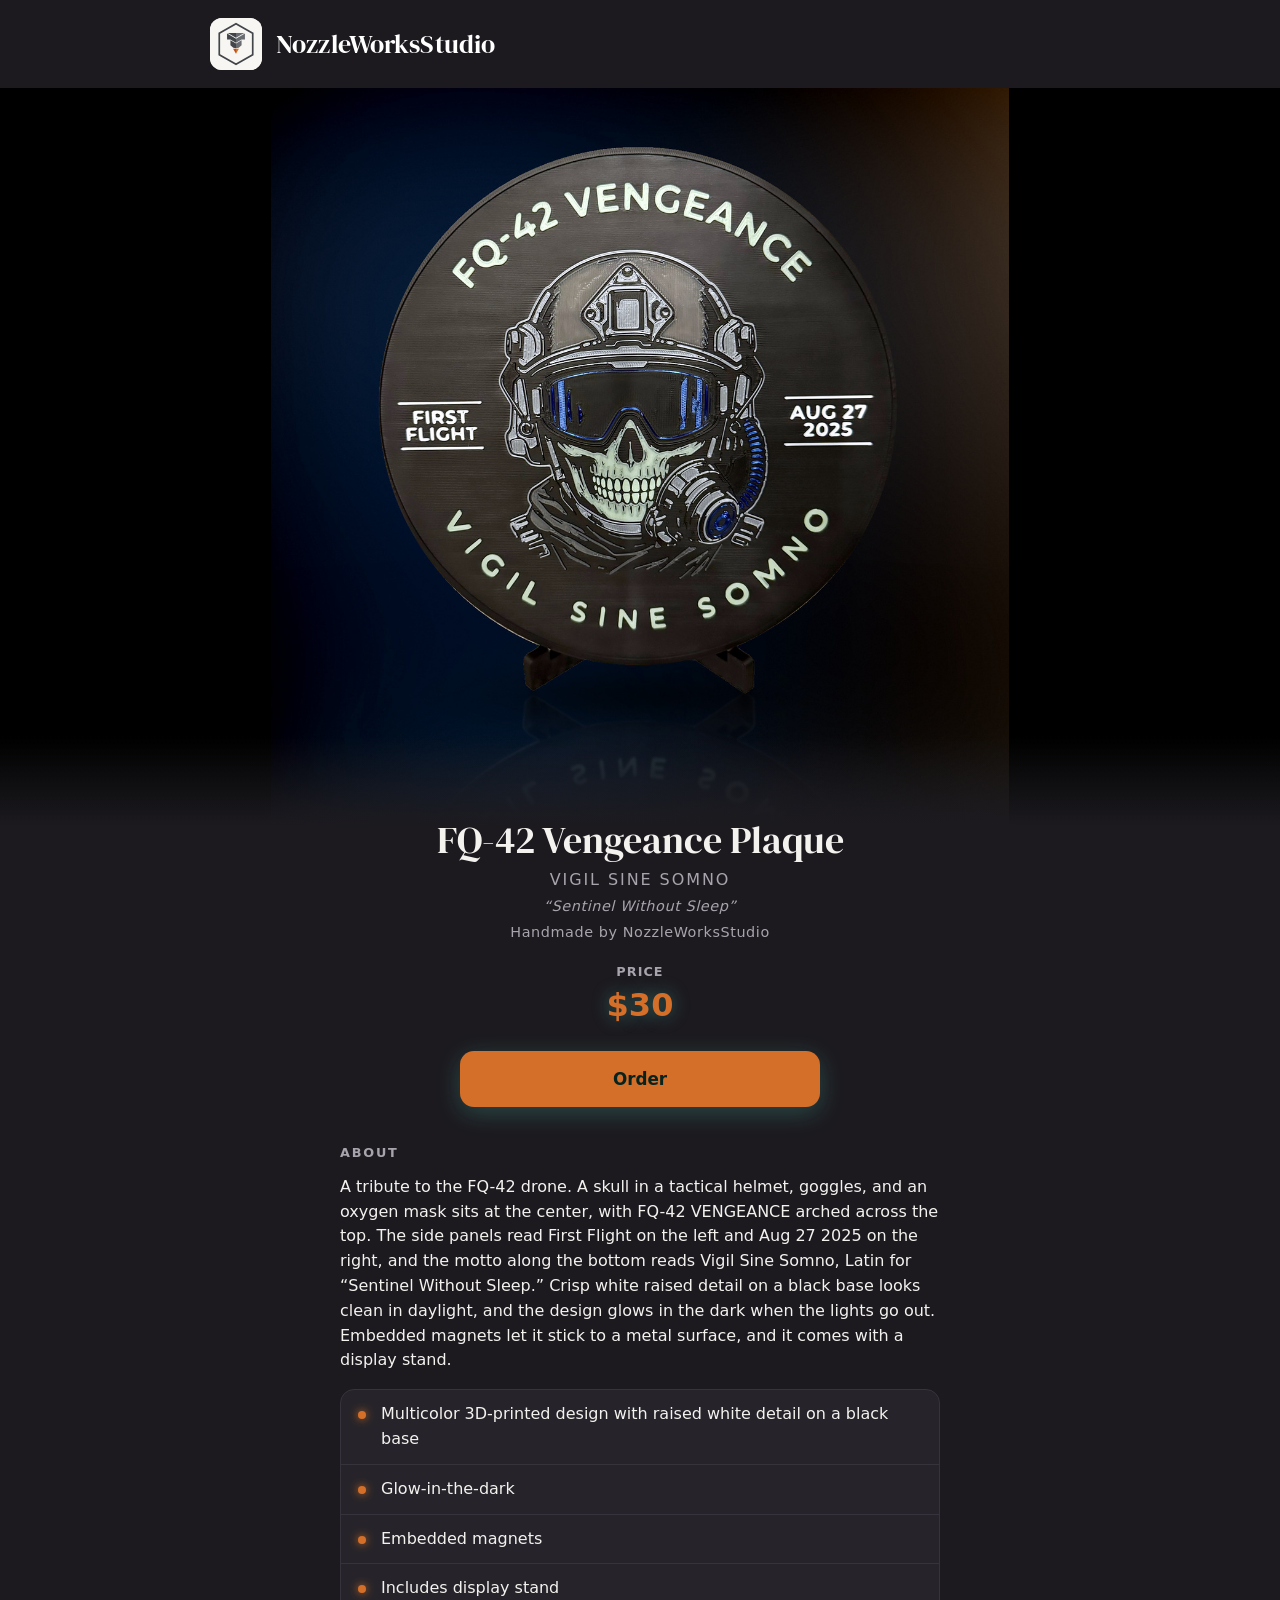
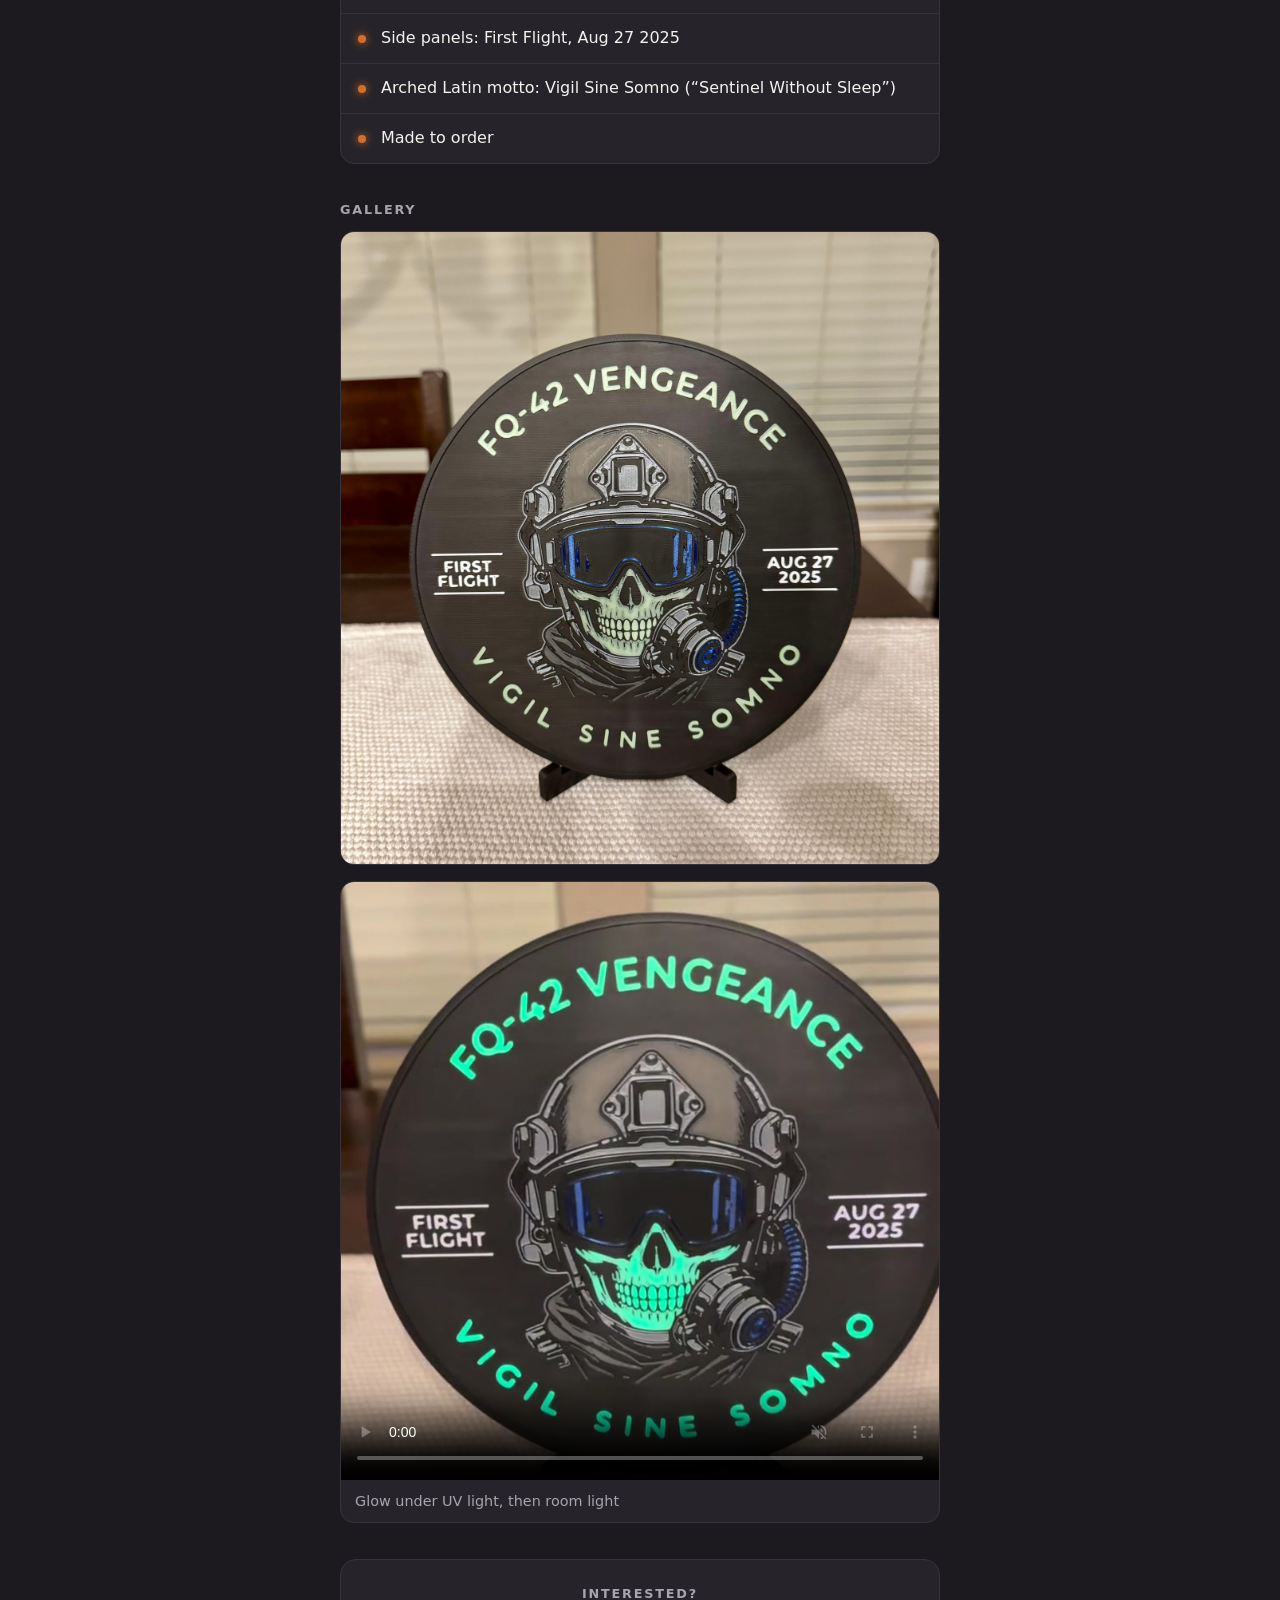
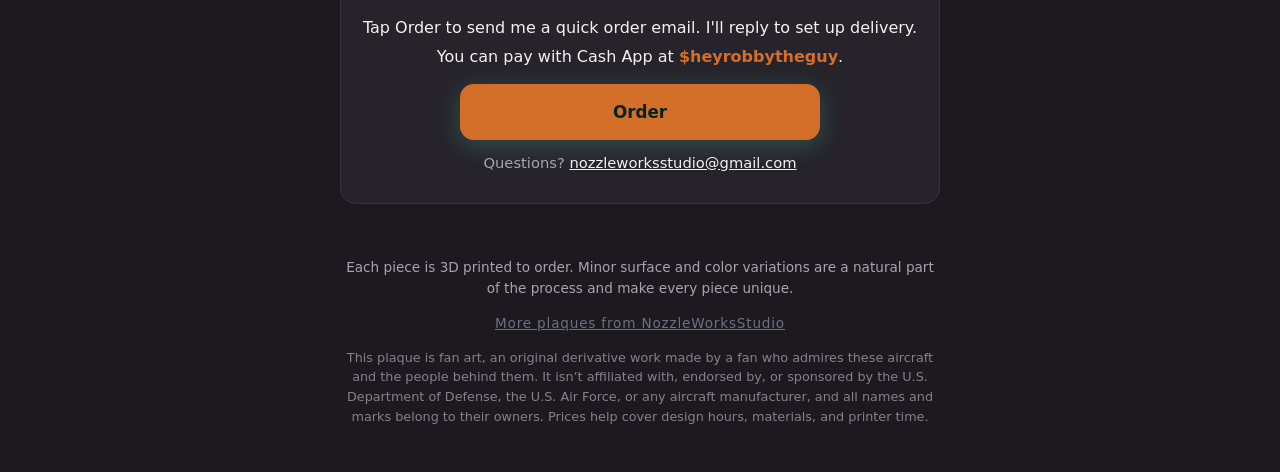
<file: maverick/index.html>
<!doctype html>
<html lang="en">
<head>
<meta charset="utf-8">
<meta name="viewport" content="width=device-width, initial-scale=1, viewport-fit=cover">
<meta name="robots" content="noindex">
<meta name="description" content="FQ-42 Vengeance plaque with the Vigil Sine Somno motto (Sentinel Without Sleep), handmade by NozzleWorksStudio. Multicolor 3D print, glow-in-the-dark, with embedded magnets. Price $30.">
<meta name="theme-color" content="#1C1A1F">
<title>FQ-42 Vengeance Plaque, Vigil Sine Somno | NozzleWorksStudio</title>
<style>
*,*::before,*::after{box-sizing:border-box}
:root{--bg:#1C1A1F;--card:#26242A;--line:#36333C;--text:#F4F2EE;--muted:#A8A4AD;--glow:#D46F29}
html{-webkit-text-size-adjust:100%}
body{margin:0;background:var(--bg);color:var(--text);font-family:system-ui,-apple-system,"Segoe UI",Roboto,Helvetica,Arial,sans-serif;line-height:1.55}
img,video{display:block;max-width:100%}
.hero{position:relative;background:#000}
.hero video,.hero img{width:100%;height:auto;max-height:78vh;object-fit:contain;margin:0 auto}
.hero::after{content:"";position:absolute;inset:auto 0 0 0;height:90px;background:linear-gradient(transparent,var(--bg));pointer-events:none}
main{max-width:640px;margin:0 auto;padding:0 20px 40px}
header{text-align:center;margin-top:-8px;position:relative;z-index:1}
h1{font-size:clamp(1.8rem,7vw,2.4rem);line-height:1.15;margin:0 0 6px;letter-spacing:-.01em}
.sub{margin:0;color:var(--muted);font-size:1rem;letter-spacing:.04em}
.price{display:inline-block;margin:18px 0 6px;font-size:2rem;font-weight:700;color:var(--glow);text-shadow:0 0 18px rgba(95,240,216,.35)}
.cta{display:block;margin:14px auto 0;max-width:360px;padding:15px 20px;border-radius:14px;background:var(--glow);color:#06231e;font-weight:700;font-size:1.05rem;text-decoration:none;text-align:center;box-shadow:0 6px 24px rgba(95,240,216,.22)}
.cta:active{transform:translateY(1px)}
section{margin-top:36px}
h2{font-size:.8rem;text-transform:uppercase;letter-spacing:.14em;color:var(--muted);margin:0 0 12px;font-weight:600}
.desc p{margin:0 0 16px}
ul.features{list-style:none;padding:0;margin:0;border:1px solid var(--line);border-radius:14px;background:var(--card)}
ul.features li{padding:12px 16px 12px 40px;position:relative;border-top:1px solid var(--line)}
ul.features li:first-child{border-top:0}
ul.features li::before{content:"";position:absolute;left:17px;top:21px;width:8px;height:8px;border-radius:50%;background:var(--glow);box-shadow:0 0 8px var(--glow)}
.gallery{display:grid;gap:16px}
figure{margin:0;background:var(--card);border:1px solid var(--line);border-radius:14px;overflow:hidden}
figure img,figure video{width:100%;height:auto;background:#000}
figcaption{padding:10px 14px;font-size:.9rem;color:var(--muted)}
.contact{text-align:center;background:var(--card);border:1px solid var(--line);border-radius:16px;padding:24px 18px}
.contact p{margin:0 0 4px}
.addr{margin-top:12px!important;font-size:.92rem;color:var(--muted);word-break:break-all}
.addr a{color:var(--text)}
footer{max-width:640px;margin:0 auto;padding:0 20px calc(32px + env(safe-area-inset-bottom));color:var(--muted);font-size:.85rem;text-align:center}
footer .brand{margin-top:10px;color:#6b7180;letter-spacing:.06em}
@media (min-width:700px){.gallery{grid-template-columns:1fr 1fr}.hero video,.hero img{max-height:82vh;width:auto}}
</style>
<link rel="preconnect" href="https://fonts.googleapis.com"><link rel="preconnect" href="https://fonts.gstatic.com" crossorigin>
<link href="https://fonts.googleapis.com/css2?family=DM+Serif+Display&display=swap" rel="stylesheet">
<link rel="icon" type="image/png" href="../favicon.png"><link rel="apple-touch-icon" href="../apple-touch-icon.png">
<meta property="og:image" content="https://robbytheguy.github.io/logo-256.png">
<link rel="stylesheet" href="../brand.css">
</head>
<body>
<a class="brandbar" href="../"><span class="tile"><img src="../logo.svg" alt=""></span><span class="wm">NozzleWorksStudio</span></a>
<div class="hero">
  <img src="studio-real.jpg?v=3" width="1200" height="1200" alt="The real FQ-42 Vengeance plaque on its stand, on a dark studio background">
</div>
<main>
  <header>
    <h1>FQ-42 Vengeance Plaque</h1>
    <p class="sub" style="letter-spacing:.12em;text-transform:uppercase">Vigil Sine Somno</p>
    <p class="sub" style="font-size:.9rem;font-style:italic;margin-top:2px">&ldquo;Sentinel Without Sleep&rdquo;</p>
    <p class="sub" style="font-size:.9rem;margin-top:4px">Handmade by NozzleWorksStudio</p>
    <div class="price"><span style="display:block;font-size:.8rem;font-weight:600;letter-spacing:.08em;text-transform:uppercase;color:var(--muted);text-shadow:none">Price</span>$30</div>
    <a class="cta" href="mailto:nozzleworksstudio@gmail.com?subject=Order%3A%20FQ-42%20Vengeance%20Plaque%20%28Vigil%20Sine%20Somno%29&body=Hi%20Robert%2C%0A%0AI%27d%20like%20to%20order%20the%20FQ-42%20Vengeance%20Plaque%2C%20Vigil%20Sine%20Somno%20design%20%28%2430%29.%0A%0AName%3A%0AQuantity%3A%0APhone%20%28optional%29%3A%0AHow%20I%27d%20like%20to%20get%20it%20%28hand-delivery%20at%20work%2C%20pickup%2C%20etc.%29%3A%0A%0AThanks%21">Order</a>
  </header>

  <section class="desc">
    <h2>About</h2>
    <p>A tribute to the FQ-42 drone. A skull in a tactical helmet, goggles, and an oxygen mask sits at the center, with FQ-42 VENGEANCE arched across the top. The side panels read First Flight on the left and Aug 27 2025 on the right, and the motto along the bottom reads Vigil Sine Somno, Latin for &ldquo;Sentinel Without Sleep.&rdquo; Crisp white raised detail on a black base looks clean in daylight, and the design glows in the dark when the lights go out. Embedded magnets let it stick to a metal surface, and it comes with a display stand.</p>
    <ul class="features">
      <li>Multicolor 3D-printed design with raised white detail on a black base</li>
      <li>Glow-in-the-dark</li>
      <li>Embedded magnets</li>
      <li>Includes display stand</li>
      <li>Side panels: First Flight, Aug 27 2025</li>
      <li>Arched Latin motto: Vigil Sine Somno (&ldquo;Sentinel Without Sleep&rdquo;)</li>
      <li>Made to order</li>
    </ul>
  </section>

  <section>
    <h2>Gallery</h2>
    <div class="gallery" style="grid-template-columns:1fr;max-width:700px;margin:0 auto">
      <figure><img src="real-photo.jpg?v=3" width="1500" height="1584" loading="lazy" alt="The real FQ-42 Vengeance plaque on its stand"></figure>
      <figure>
        <video src="vengeance-glow.mp4" width="720" height="720" controls playsinline muted preload="metadata" poster="vengeance-glow-poster.jpg">Your browser does not support the video tag.</video>
        <figcaption>Glow under UV light, then room light</figcaption>
      </figure>
    </div>
  </section>

  <section class="contact" id="contact">
    <h2>Interested?</h2>
    <p>Tap Order to send me a quick order email. I'll reply to set up delivery.</p>
    <p>You can pay with Cash App at <a href="https://cash.app/$heyrobbytheguy" style="color:var(--glow);font-weight:700;text-decoration:none">$heyrobbytheguy</a>.</p>
    <a class="cta" href="mailto:nozzleworksstudio@gmail.com?subject=Order%3A%20FQ-42%20Vengeance%20Plaque%20%28Vigil%20Sine%20Somno%29&body=Hi%20Robert%2C%0A%0AI%27d%20like%20to%20order%20the%20FQ-42%20Vengeance%20Plaque%2C%20Vigil%20Sine%20Somno%20design%20%28%2430%29.%0A%0AName%3A%0AQuantity%3A%0APhone%20%28optional%29%3A%0AHow%20I%27d%20like%20to%20get%20it%20%28hand-delivery%20at%20work%2C%20pickup%2C%20etc.%29%3A%0A%0AThanks%21">Order</a>
    <p class="addr">Questions? <a href="mailto:nozzleworksstudio@gmail.com?subject=FQ-42%20Vengeance%20Plaque%20%28Vigil%20Sine%20Somno%29">nozzleworksstudio@gmail.com</a></p>
  </section>
</main>
<footer>
  <p>Each piece is 3D printed to order. Minor surface and color variations are a natural part of the process and make every piece unique.</p>
  <p class="brand"><a href="../" style="color:inherit">More plaques from NozzleWorksStudio</a></p>
<p style="font-size:.8rem;opacity:.75;margin-top:10px">This plaque is fan art, an original derivative work made by a fan who admires these aircraft and the people behind them. It isn&rsquo;t affiliated with, endorsed by, or sponsored by the U.S. Department of Defense, the U.S. Air Force, or any aircraft manufacturer, and all names and marks belong to their owners. Prices help cover design hours, materials, and printer time.</p></footer>
<script data-goatcounter="https://nozzleworks.goatcounter.com/count" async src="//gc.zgo.at/count.js"></script>
</body>
</html>
</file>
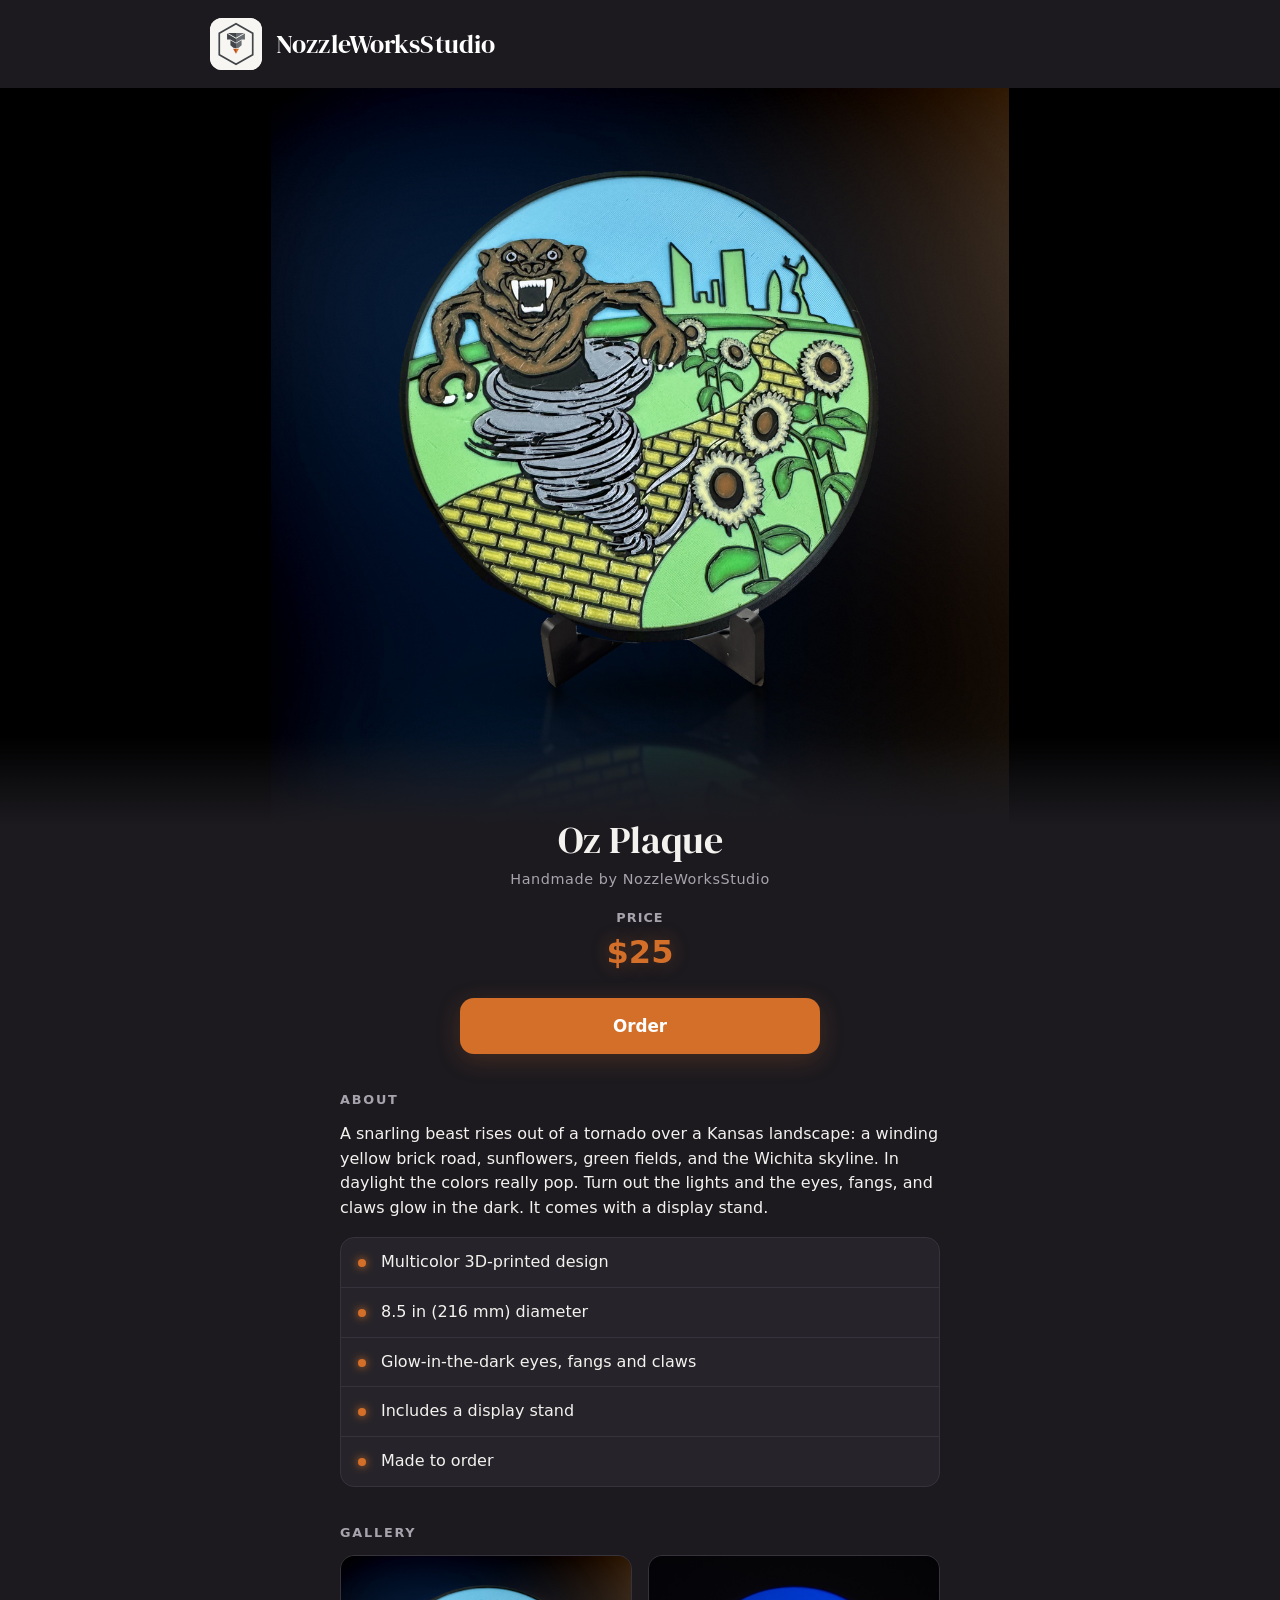
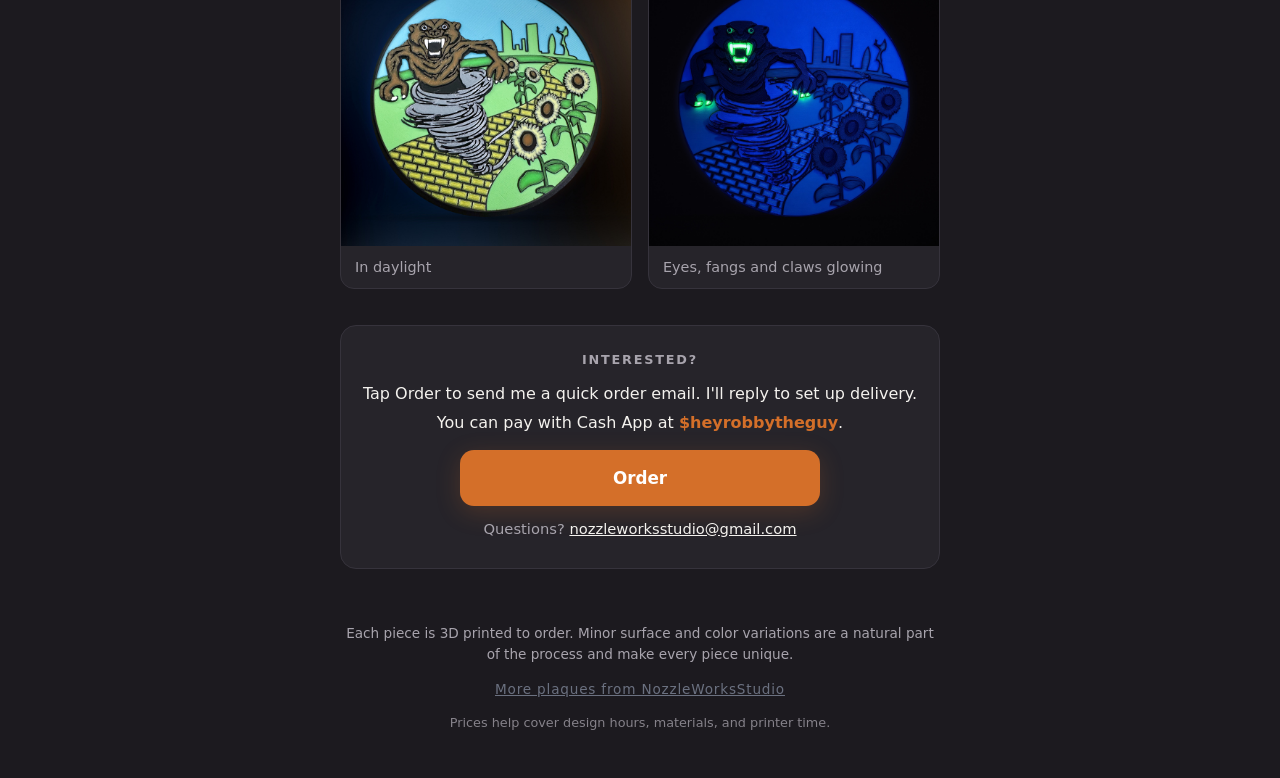
<file: oz/index.html>
<!doctype html>
<html lang="en">
<head>
<meta charset="utf-8">
<meta name="viewport" content="width=device-width, initial-scale=1, viewport-fit=cover">
<meta name="robots" content="noindex">
<meta name="description" content="Oz plaque, a handmade multicolor 3D-printed plaque by NozzleWorksStudio. Glow-in-the-dark eyes, fangs and claws. 8.5 in (216 mm) diameter. Price $25.">
<meta name="theme-color" content="#1C1A1F">
<title>Oz Plaque | NozzleWorksStudio</title>
<style>
*,*::before,*::after{box-sizing:border-box}
:root{--bg:#1C1A1F;--card:#26242A;--line:#36333C;--text:#F4F2EE;--muted:#A8A4AD;--glow:#D46F29}
html{-webkit-text-size-adjust:100%}
body{margin:0;background:var(--bg);color:var(--text);font-family:system-ui,-apple-system,"Segoe UI",Roboto,Helvetica,Arial,sans-serif;line-height:1.55}
img,video{display:block;max-width:100%}
.hero{position:relative;background:#000}
.hero video,.hero img{width:100%;height:auto;max-height:78vh;object-fit:contain;margin:0 auto}
.hero::after{content:"";position:absolute;inset:auto 0 0 0;height:90px;background:linear-gradient(transparent,var(--bg));pointer-events:none}
main{max-width:640px;margin:0 auto;padding:0 20px 40px}
header{text-align:center;margin-top:-8px;position:relative;z-index:1}
h1{font-size:clamp(1.8rem,7vw,2.4rem);line-height:1.15;margin:0 0 6px;letter-spacing:-.01em}
.sub{margin:0;color:var(--muted);font-size:1rem;letter-spacing:.04em}
.price{display:inline-block;margin:18px 0 6px;font-size:2rem;font-weight:700;color:var(--glow);text-shadow:0 0 18px rgba(212,111,41,.35)}
.cta{display:block;margin:14px auto 0;max-width:360px;padding:15px 20px;border-radius:14px;background:var(--glow);color:#fff;font-weight:700;font-size:1.05rem;text-decoration:none;text-align:center;box-shadow:0 6px 24px rgba(212,111,41,.22)}
.cta:active{transform:translateY(1px)}
section{margin-top:36px}
h2{font-size:.8rem;text-transform:uppercase;letter-spacing:.14em;color:var(--muted);margin:0 0 12px;font-weight:600}
.desc p{margin:0 0 16px}
ul.features{list-style:none;padding:0;margin:0;border:1px solid var(--line);border-radius:14px;background:var(--card)}
ul.features li{padding:12px 16px 12px 40px;position:relative;border-top:1px solid var(--line)}
ul.features li:first-child{border-top:0}
ul.features li::before{content:"";position:absolute;left:17px;top:21px;width:8px;height:8px;border-radius:50%;background:var(--glow);box-shadow:0 0 8px var(--glow)}
.gallery{display:grid;gap:16px}
figure{margin:0;background:var(--card);border:1px solid var(--line);border-radius:14px;overflow:hidden}
figure img,figure video{width:100%;height:auto;background:#000}
figcaption{padding:10px 14px;font-size:.9rem;color:var(--muted)}
.contact{text-align:center;background:var(--card);border:1px solid var(--line);border-radius:16px;padding:24px 18px}
.contact p{margin:0 0 4px}
.addr{margin-top:12px!important;font-size:.92rem;color:var(--muted);word-break:break-all}
.addr a{color:var(--text)}
footer{max-width:640px;margin:0 auto;padding:0 20px calc(32px + env(safe-area-inset-bottom));color:var(--muted);font-size:.85rem;text-align:center}
footer .brand{margin-top:10px;color:#6b7180;letter-spacing:.06em}
@media (min-width:700px){.gallery{grid-template-columns:1fr 1fr}.hero video,.hero img{max-height:82vh;width:auto}}
</style>
<link rel="preconnect" href="https://fonts.googleapis.com"><link rel="preconnect" href="https://fonts.gstatic.com" crossorigin>
<link href="https://fonts.googleapis.com/css2?family=DM+Serif+Display&display=swap" rel="stylesheet">
<link rel="icon" type="image/png" href="../favicon.png"><link rel="apple-touch-icon" href="../apple-touch-icon.png">
<meta property="og:image" content="https://robbytheguy.github.io/logo-256.png">
<link rel="stylesheet" href="../brand.css">
</head>
<body>
<a class="brandbar" href="../"><span class="tile"><img src="../logo.svg" alt=""></span><span class="wm">NozzleWorksStudio</span></a>
<div class="hero">
  <img src="studio-real.jpg?v=2" width="1200" height="1200" alt="Oz plaque, with a snarling beast rising from a tornado, on a dark studio background">
</div>
<main>
  <header>
    <h1>Oz Plaque</h1>
    <p class="sub" style="font-size:.9rem;margin-top:4px">Handmade by NozzleWorksStudio</p>
    <div class="price"><span style="display:block;font-size:.8rem;font-weight:600;letter-spacing:.08em;text-transform:uppercase;color:var(--muted);text-shadow:none">Price</span>$25</div>
    <a class="cta" href="mailto:nozzleworksstudio@gmail.com?subject=Order%3A%20Oz%20Plaque&body=Hi%20Robert%2C%0A%0AI%27d%20like%20to%20order%20the%20Oz%20Plaque%20%28%2425%29.%0A%0AName%3A%0AQuantity%3A%0APhone%20%28optional%29%3A%0AHow%20I%27d%20like%20to%20get%20it%20%28hand-delivery%20at%20work%2C%20pickup%2C%20etc.%29%3A%0A%0AThanks%21">Order</a>
  </header>

  <section class="desc">
    <h2>About</h2>
    <p>A snarling beast rises out of a tornado over a Kansas landscape: a winding yellow brick road, sunflowers, green fields, and the Wichita skyline. In daylight the colors really pop. Turn out the lights and the eyes, fangs, and claws glow in the dark. It comes with a display stand.</p>
    <ul class="features">
      <li>Multicolor 3D-printed design</li>
      <li>8.5 in (216 mm) diameter</li>
      <li>Glow-in-the-dark eyes, fangs and claws</li>
      <li>Includes a display stand</li>
      <li>Made to order</li>
    </ul>
  </section>

  <section>
    <h2>Gallery</h2>
    <div class="gallery">
      <figure><img src="real-photo.jpg" width="1600" height="1600" loading="lazy" alt="Oz plaque in daylight, showing the tornado, yellow brick road, sunflowers, and Wichita skyline"><figcaption>In daylight</figcaption></figure>
      <figure><img src="glow-photo.jpg" width="1600" height="1600" loading="lazy" alt="Oz plaque in low light, with the eyes, fangs, and claws glowing"><figcaption>Eyes, fangs and claws glowing</figcaption></figure>
    </div>
  </section>

  <section class="contact" id="contact">
    <h2>Interested?</h2>
    <p>Tap Order to send me a quick order email. I'll reply to set up delivery.</p>
    <p>You can pay with Cash App at <a href="https://cash.app/$heyrobbytheguy" style="color:var(--glow);font-weight:700;text-decoration:none">$heyrobbytheguy</a>.</p>
    <a class="cta" href="mailto:nozzleworksstudio@gmail.com?subject=Order%3A%20Oz%20Plaque&body=Hi%20Robert%2C%0A%0AI%27d%20like%20to%20order%20the%20Oz%20Plaque%20%28%2425%29.%0A%0AName%3A%0AQuantity%3A%0APhone%20%28optional%29%3A%0AHow%20I%27d%20like%20to%20get%20it%20%28hand-delivery%20at%20work%2C%20pickup%2C%20etc.%29%3A%0A%0AThanks%21">Order</a>
    <p class="addr">Questions? <a href="mailto:nozzleworksstudio@gmail.com?subject=Oz%20Plaque">nozzleworksstudio@gmail.com</a></p>
  </section>
</main>
<footer>
  <p>Each piece is 3D printed to order. Minor surface and color variations are a natural part of the process and make every piece unique.</p>
  <p class="brand"><a href="../" style="color:inherit">More plaques from NozzleWorksStudio</a></p>
<p style="font-size:.8rem;opacity:.75;margin-top:10px">Prices help cover design hours, materials, and printer time.</p></footer>
<script data-goatcounter="https://nozzleworks.goatcounter.com/count" async src="//gc.zgo.at/count.js"></script>
</body>
</html>
</file>
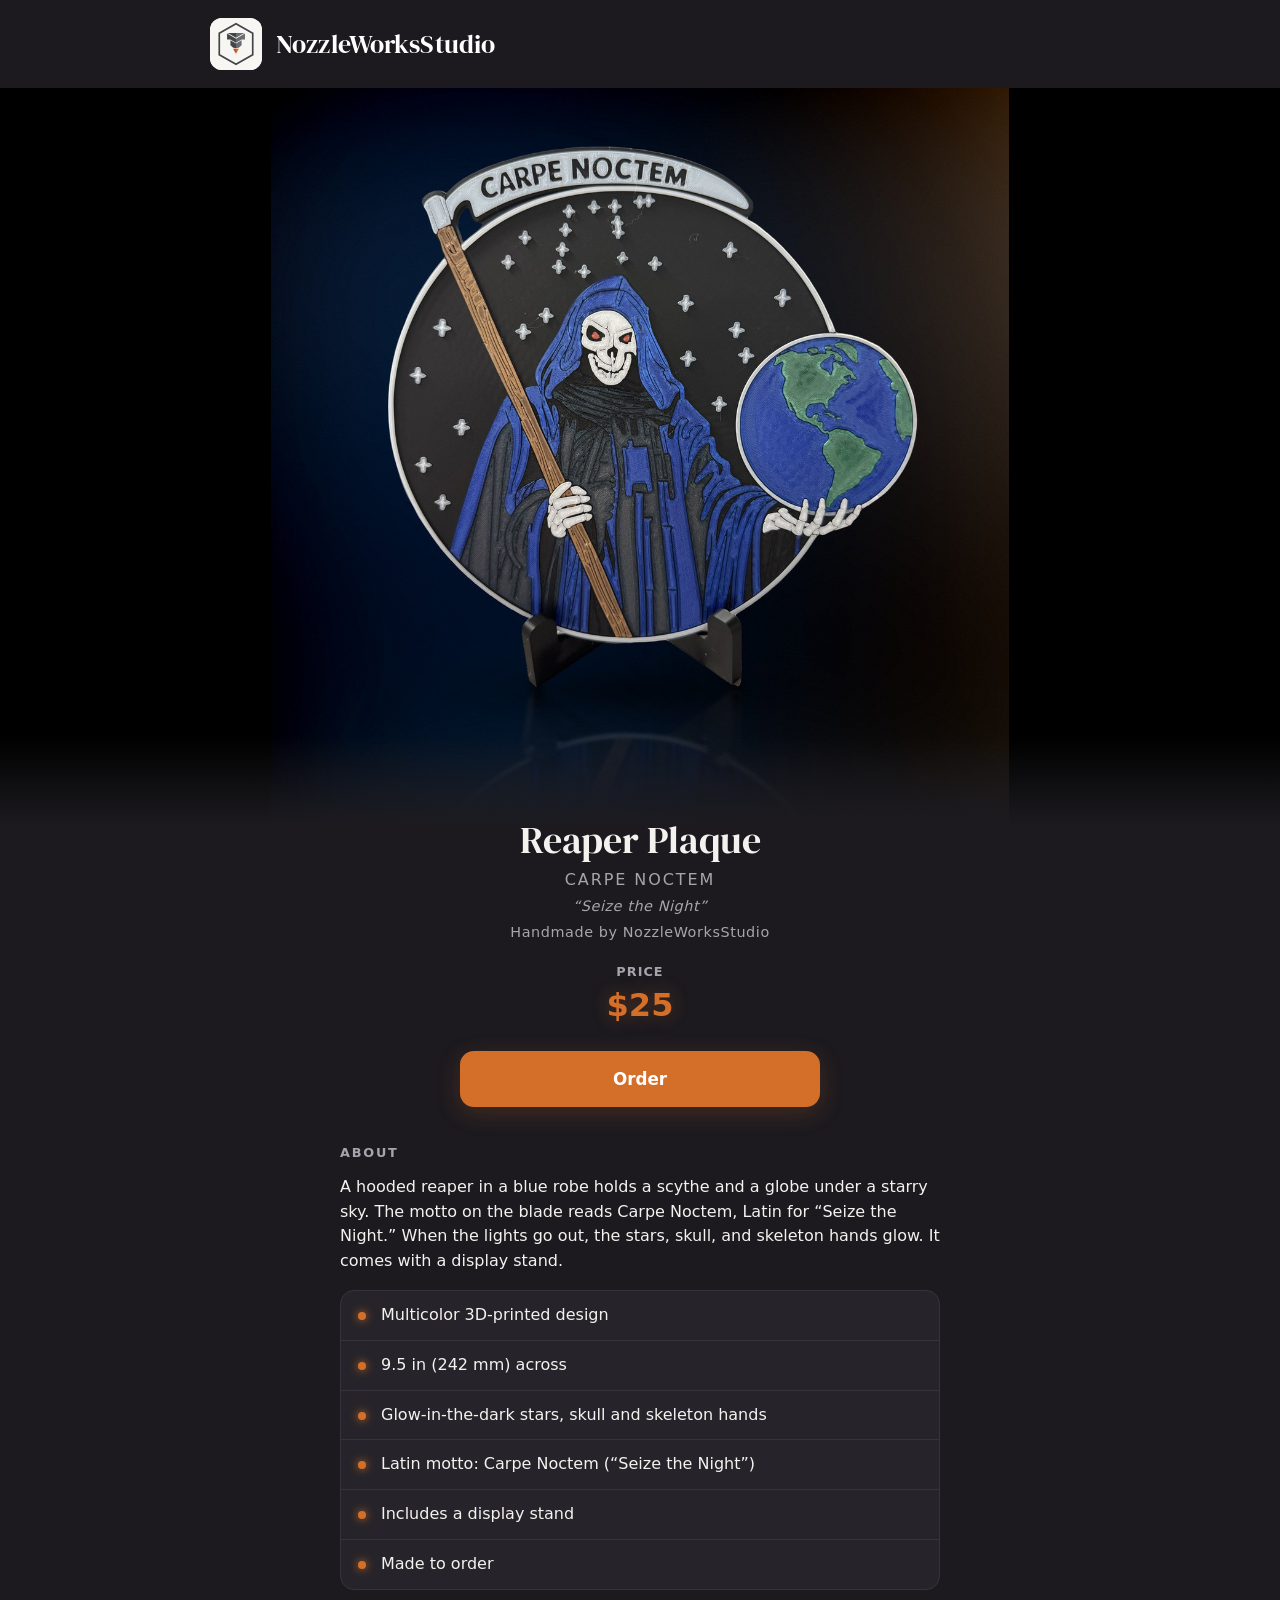
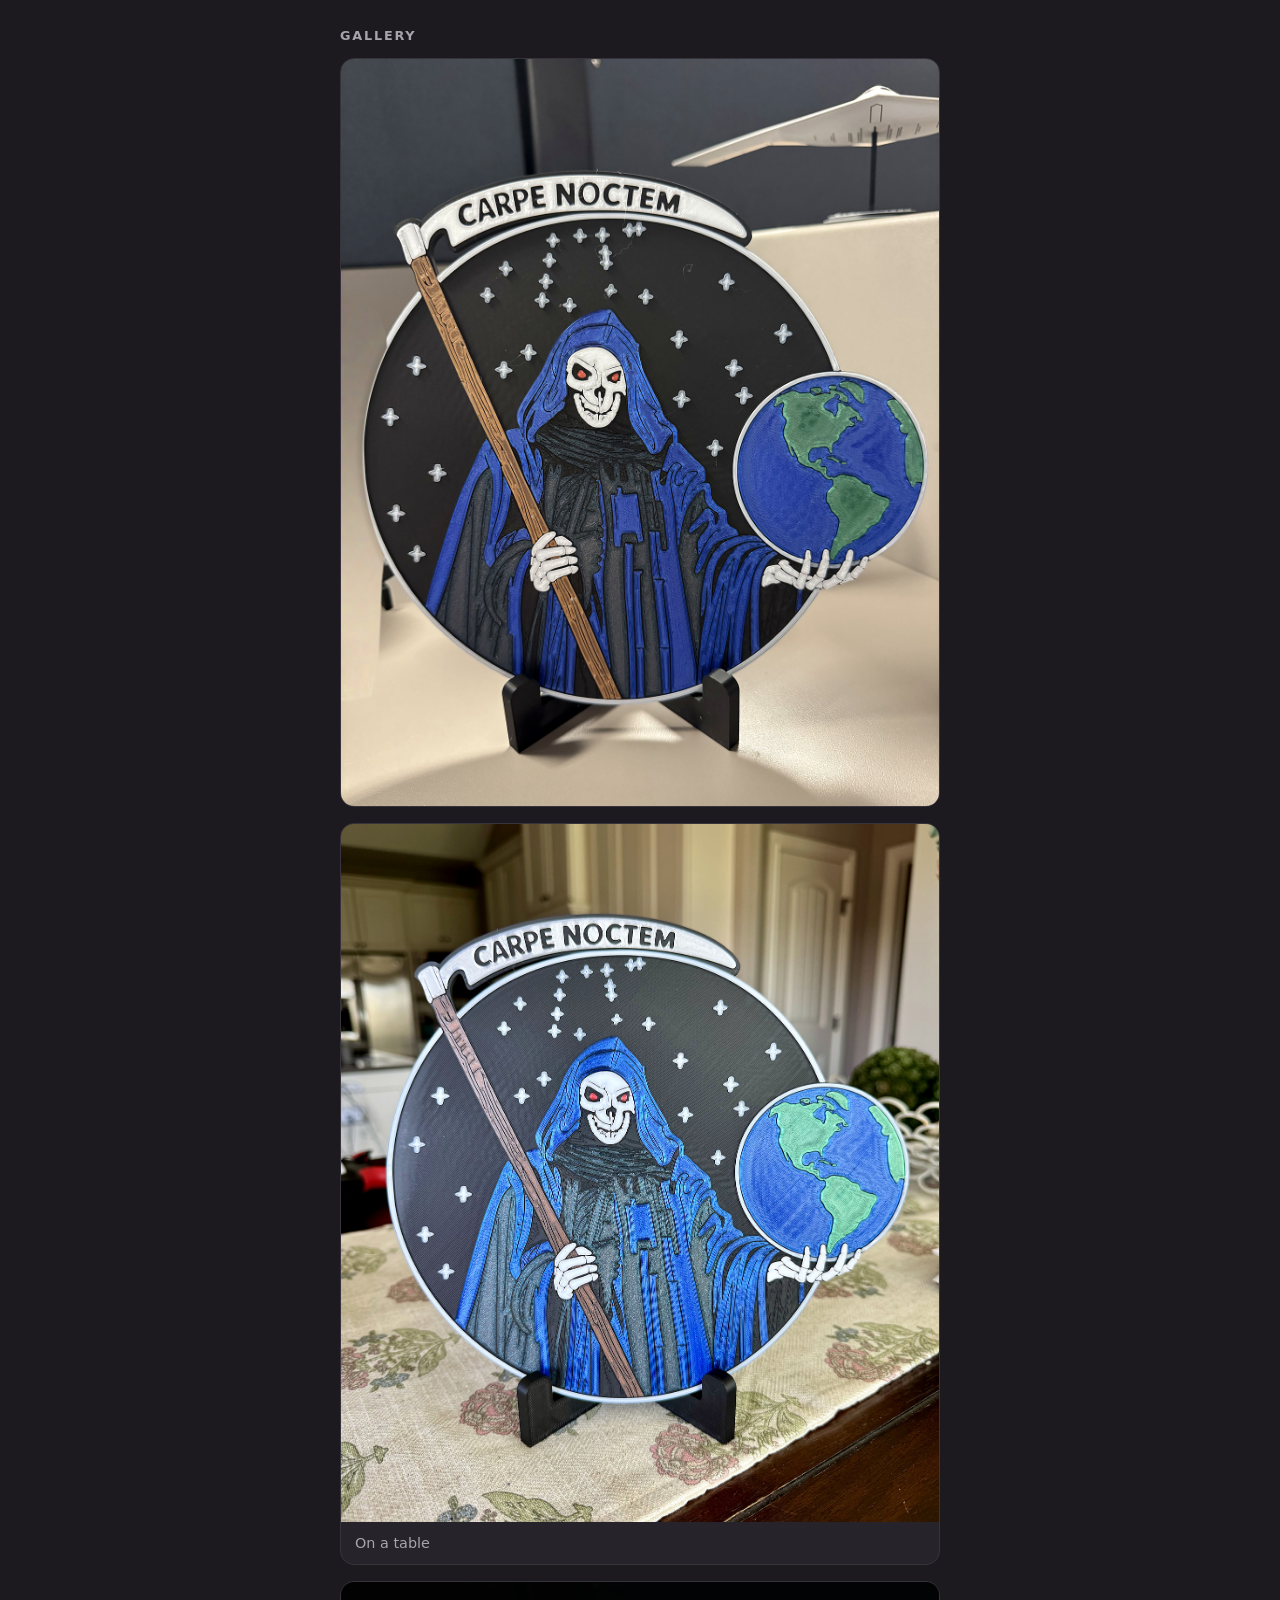
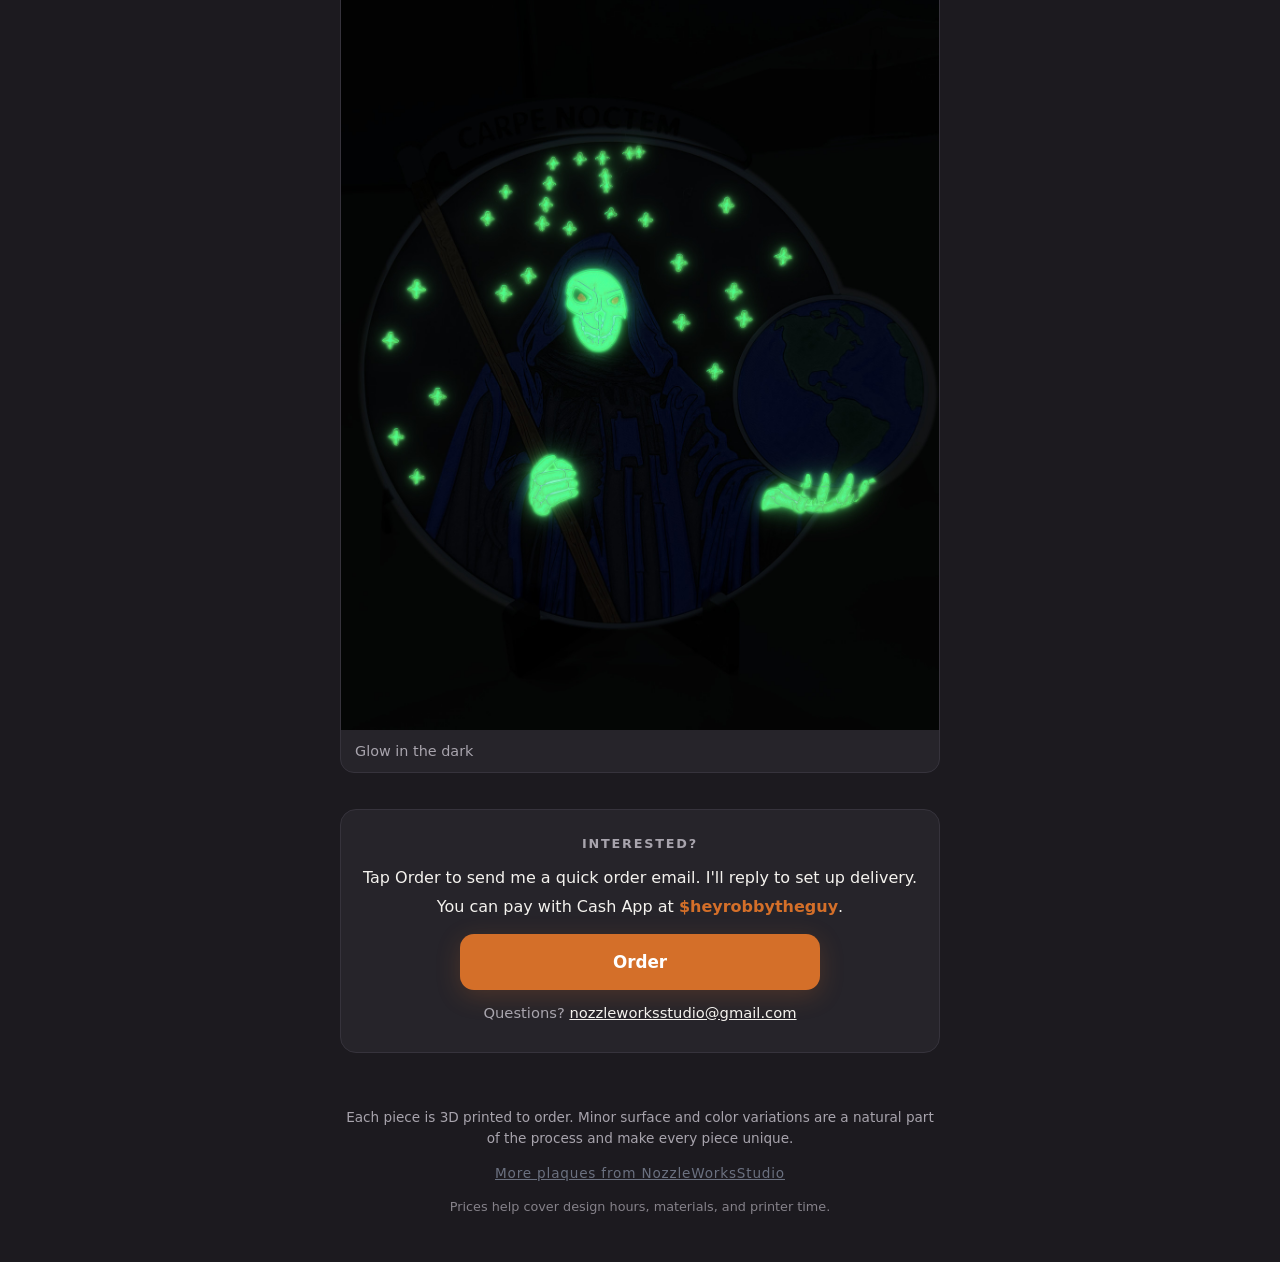
<file: reaper/index.html>
<!doctype html>
<html lang="en">
<head>
<meta charset="utf-8">
<meta name="viewport" content="width=device-width, initial-scale=1, viewport-fit=cover">
<meta name="robots" content="noindex">
<meta name="description" content="Reaper plaque with the Carpe Noctem motto (Seize the Night), handmade by NozzleWorksStudio. Multicolor 3D print with glow-in-the-dark stars, skull and skeleton hands. 9.5 in (242 mm) across. Price $25.">
<meta name="theme-color" content="#1C1A1F">
<title>Reaper Plaque, Carpe Noctem | NozzleWorksStudio</title>
<style>
*,*::before,*::after{box-sizing:border-box}
:root{--bg:#1C1A1F;--card:#26242A;--line:#36333C;--text:#F4F2EE;--muted:#A8A4AD;--glow:#D46F29}
html{-webkit-text-size-adjust:100%}
body{margin:0;background:var(--bg);color:var(--text);font-family:system-ui,-apple-system,"Segoe UI",Roboto,Helvetica,Arial,sans-serif;line-height:1.55}
img,video{display:block;max-width:100%}
.hero{position:relative;background:#000}
.hero video,.hero img{width:100%;height:auto;max-height:78vh;object-fit:contain;margin:0 auto}
.hero::after{content:"";position:absolute;inset:auto 0 0 0;height:90px;background:linear-gradient(transparent,var(--bg));pointer-events:none}
main{max-width:640px;margin:0 auto;padding:0 20px 40px}
header{text-align:center;margin-top:-8px;position:relative;z-index:1}
h1{font-size:clamp(1.8rem,7vw,2.4rem);line-height:1.15;margin:0 0 6px;letter-spacing:-.01em}
.sub{margin:0;color:var(--muted);font-size:1rem;letter-spacing:.04em}
.price{display:inline-block;margin:18px 0 6px;font-size:2rem;font-weight:700;color:var(--glow);text-shadow:0 0 18px rgba(212,111,41,.35)}
.cta{display:block;margin:14px auto 0;max-width:360px;padding:15px 20px;border-radius:14px;background:var(--glow);color:#fff;font-weight:700;font-size:1.05rem;text-decoration:none;text-align:center;box-shadow:0 6px 24px rgba(212,111,41,.22)}
.cta:active{transform:translateY(1px)}
section{margin-top:36px}
h2{font-size:.8rem;text-transform:uppercase;letter-spacing:.14em;color:var(--muted);margin:0 0 12px;font-weight:600}
.desc p{margin:0 0 16px}
ul.features{list-style:none;padding:0;margin:0;border:1px solid var(--line);border-radius:14px;background:var(--card)}
ul.features li{padding:12px 16px 12px 40px;position:relative;border-top:1px solid var(--line)}
ul.features li:first-child{border-top:0}
ul.features li::before{content:"";position:absolute;left:17px;top:21px;width:8px;height:8px;border-radius:50%;background:var(--glow);box-shadow:0 0 8px var(--glow)}
.gallery{display:grid;gap:16px}
figure{margin:0;background:var(--card);border:1px solid var(--line);border-radius:14px;overflow:hidden}
figure img,figure video{width:100%;height:auto;background:#000}
figcaption{padding:10px 14px;font-size:.9rem;color:var(--muted)}
.contact{text-align:center;background:var(--card);border:1px solid var(--line);border-radius:16px;padding:24px 18px}
.contact p{margin:0 0 4px}
.addr{margin-top:12px!important;font-size:.92rem;color:var(--muted);word-break:break-all}
.addr a{color:var(--text)}
footer{max-width:640px;margin:0 auto;padding:0 20px calc(32px + env(safe-area-inset-bottom));color:var(--muted);font-size:.85rem;text-align:center}
footer .brand{margin-top:10px;color:#6b7180;letter-spacing:.06em}
@media (min-width:700px){.gallery{grid-template-columns:1fr 1fr}.hero video,.hero img{max-height:82vh;width:auto}}
</style>
<link rel="preconnect" href="https://fonts.googleapis.com"><link rel="preconnect" href="https://fonts.gstatic.com" crossorigin>
<link href="https://fonts.googleapis.com/css2?family=DM+Serif+Display&display=swap" rel="stylesheet">
<link rel="icon" type="image/png" href="../favicon.png"><link rel="apple-touch-icon" href="../apple-touch-icon.png">
<meta property="og:image" content="https://robbytheguy.github.io/logo-256.png">
<link rel="stylesheet" href="../brand.css">
</head>
<body>
<a class="brandbar" href="../"><span class="tile"><img src="../logo.svg" alt=""></span><span class="wm">NozzleWorksStudio</span></a>
<div class="hero">
  <img src="studio-real.jpg" width="960" height="1200" alt="Reaper plaque on its stand, a hooded figure in a blue robe holding a scythe and a globe">
</div>
<main>
  <header>
    <h1>Reaper Plaque</h1>
    <p class="sub" style="letter-spacing:.12em;text-transform:uppercase">Carpe Noctem</p>
    <p class="sub" style="font-size:.9rem;font-style:italic;margin-top:2px">&ldquo;Seize the Night&rdquo;</p>
    <p class="sub" style="font-size:.9rem;margin-top:4px">Handmade by NozzleWorksStudio</p>
    <div class="price"><span style="display:block;font-size:.8rem;font-weight:600;letter-spacing:.08em;text-transform:uppercase;color:var(--muted);text-shadow:none">Price</span>$25</div>
    <a class="cta" href="mailto:nozzleworksstudio@gmail.com?subject=Order%3A%20Reaper%20Plaque&body=Hi%20Robert%2C%0A%0AI%27d%20like%20to%20order%20the%20Reaper%20Plaque%20%28%2425%29.%0A%0AName%3A%0AQuantity%3A%0APhone%20%28optional%29%3A%0AHow%20I%27d%20like%20to%20get%20it%20%28hand-delivery%20at%20work%2C%20pickup%2C%20etc.%29%3A%0A%0AThanks%21">Order</a>
  </header>

  <section class="desc">
    <h2>About</h2>
    <p>A hooded reaper in a blue robe holds a scythe and a globe under a starry sky. The motto on the blade reads Carpe Noctem, Latin for &ldquo;Seize the Night.&rdquo; When the lights go out, the stars, skull, and skeleton hands glow. It comes with a display stand.</p>
    <ul class="features">
      <li>Multicolor 3D-printed design</li>
      <li>9.5 in (242 mm) across</li>
      <li>Glow-in-the-dark stars, skull and skeleton hands</li>
      <li>Latin motto: Carpe Noctem (&ldquo;Seize the Night&rdquo;)</li>
      <li>Includes a display stand</li>
      <li>Made to order</li>
    </ul>
  </section>

  <section>
    <h2>Gallery</h2>
    <div class="gallery" style="grid-template-columns:1fr;max-width:700px;margin:0 auto">
      <figure><img src="real-photo.jpg" width="1280" height="1600" loading="lazy" alt="Reaper plaque on its stand, with Carpe Noctem on the scythe"></figure>
      <figure><img src="home-photo.jpg" width="1371" height="1600" loading="lazy" alt="Reaper plaque on its stand on a table"><figcaption>On a table</figcaption></figure>
      <figure><img src="glow-photo.jpg" width="1280" height="1600" loading="lazy" alt="Reaper plaque in the dark, with the stars, skull, and skeleton hands glowing"><figcaption>Glow in the dark</figcaption></figure>
    </div>
  </section>

  <section class="contact" id="contact">
    <h2>Interested?</h2>
    <p>Tap Order to send me a quick order email. I'll reply to set up delivery.</p>
    <p>You can pay with Cash App at <a href="https://cash.app/$heyrobbytheguy" style="color:var(--glow);font-weight:700;text-decoration:none">$heyrobbytheguy</a>.</p>
    <a class="cta" href="mailto:nozzleworksstudio@gmail.com?subject=Order%3A%20Reaper%20Plaque&body=Hi%20Robert%2C%0A%0AI%27d%20like%20to%20order%20the%20Reaper%20Plaque%20%28%2425%29.%0A%0AName%3A%0AQuantity%3A%0APhone%20%28optional%29%3A%0AHow%20I%27d%20like%20to%20get%20it%20%28hand-delivery%20at%20work%2C%20pickup%2C%20etc.%29%3A%0A%0AThanks%21">Order</a>
    <p class="addr">Questions? <a href="mailto:nozzleworksstudio@gmail.com?subject=Reaper%20Plaque">nozzleworksstudio@gmail.com</a></p>
  </section>
</main>
<footer>
  <p>Each piece is 3D printed to order. Minor surface and color variations are a natural part of the process and make every piece unique.</p>
  <p class="brand"><a href="../" style="color:inherit">More plaques from NozzleWorksStudio</a></p>
<p style="font-size:.8rem;opacity:.75;margin-top:10px">Prices help cover design hours, materials, and printer time.</p></footer>
<script data-goatcounter="https://nozzleworks.goatcounter.com/count" async src="//gc.zgo.at/count.js"></script>
</body>
</html>
</file>
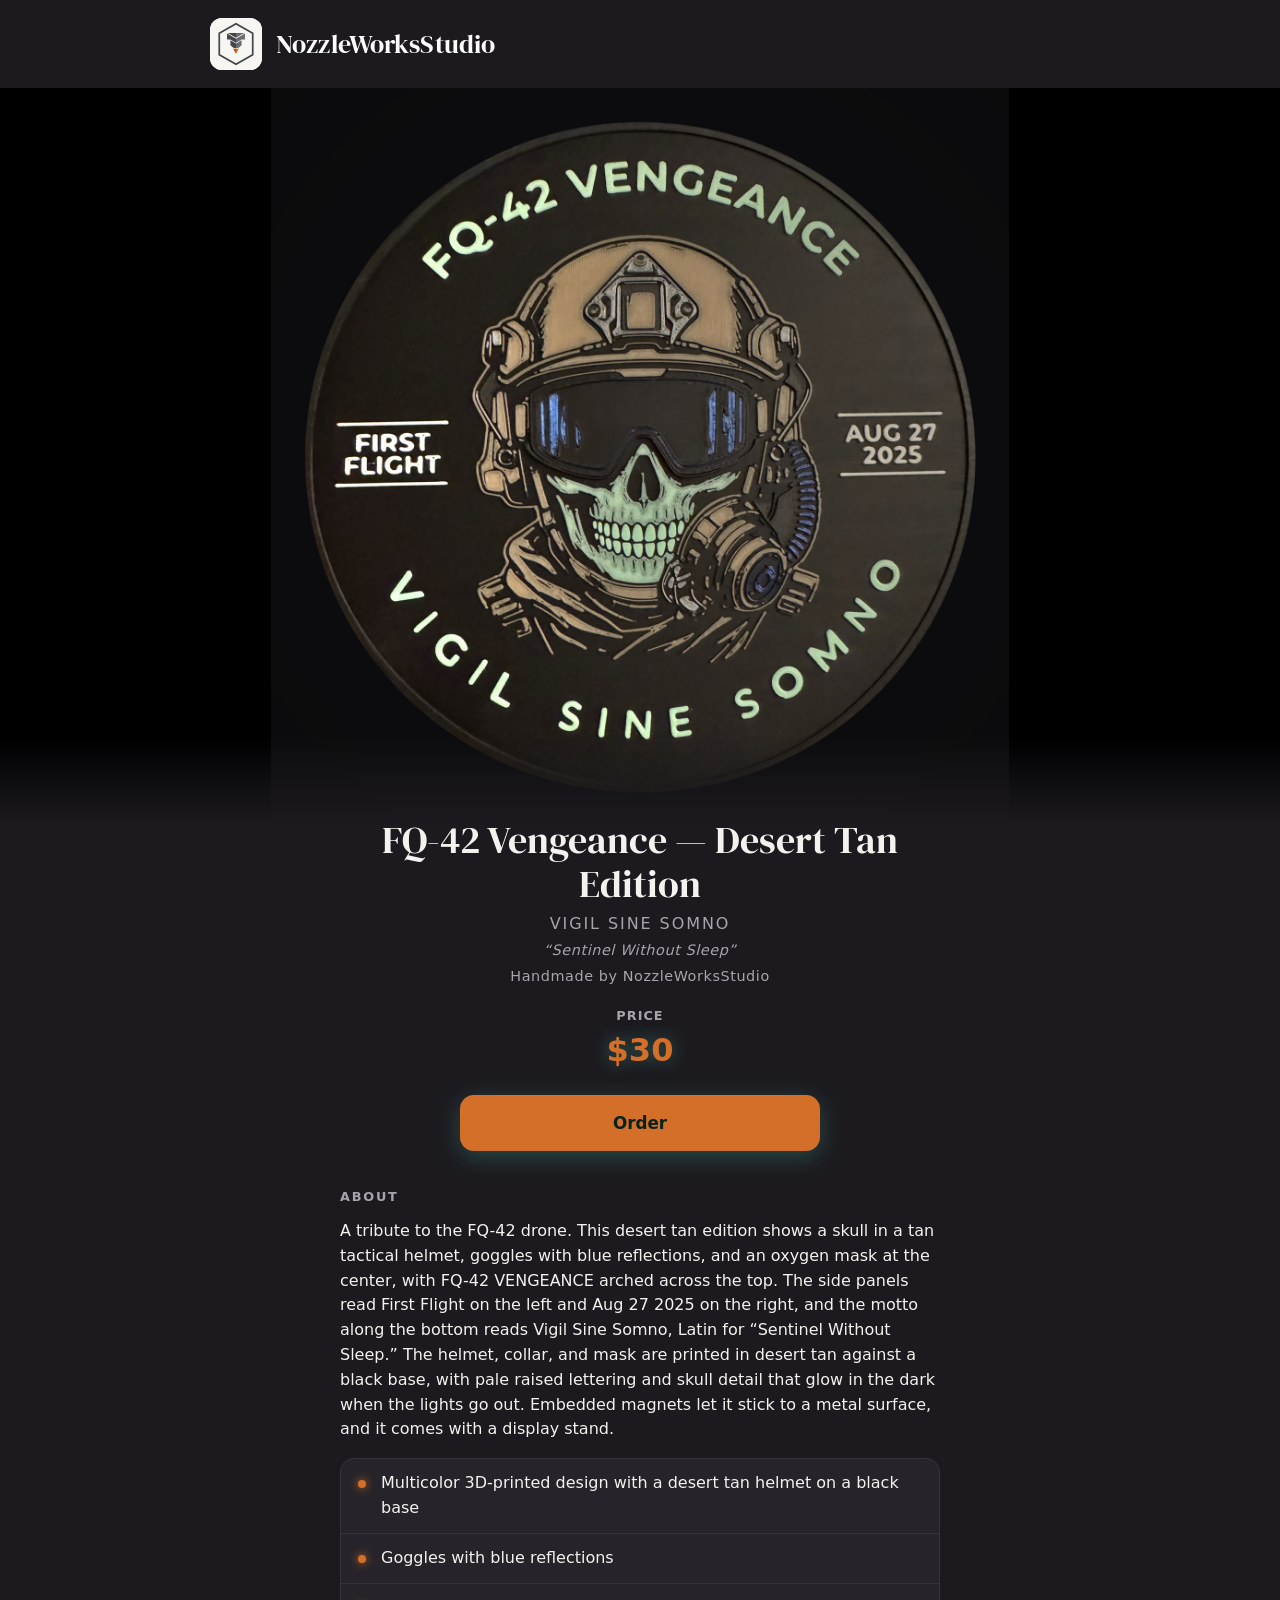
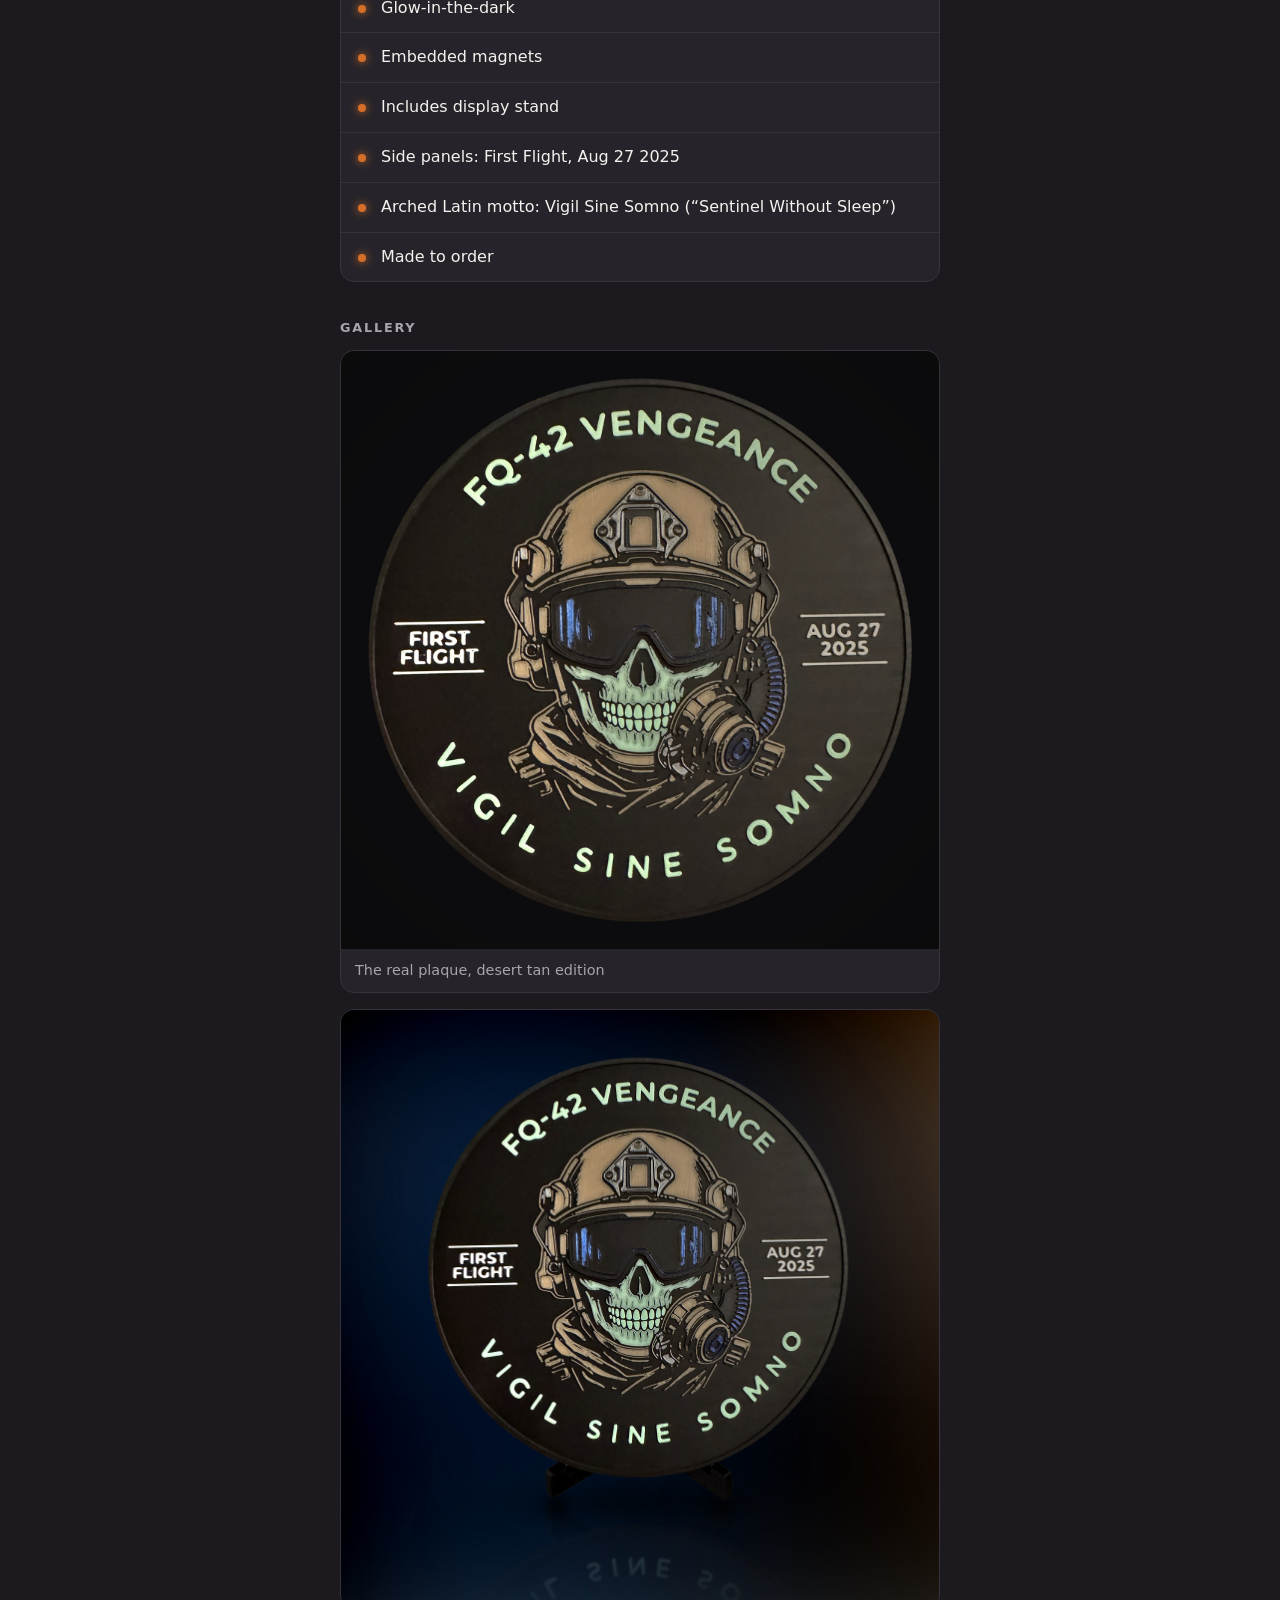
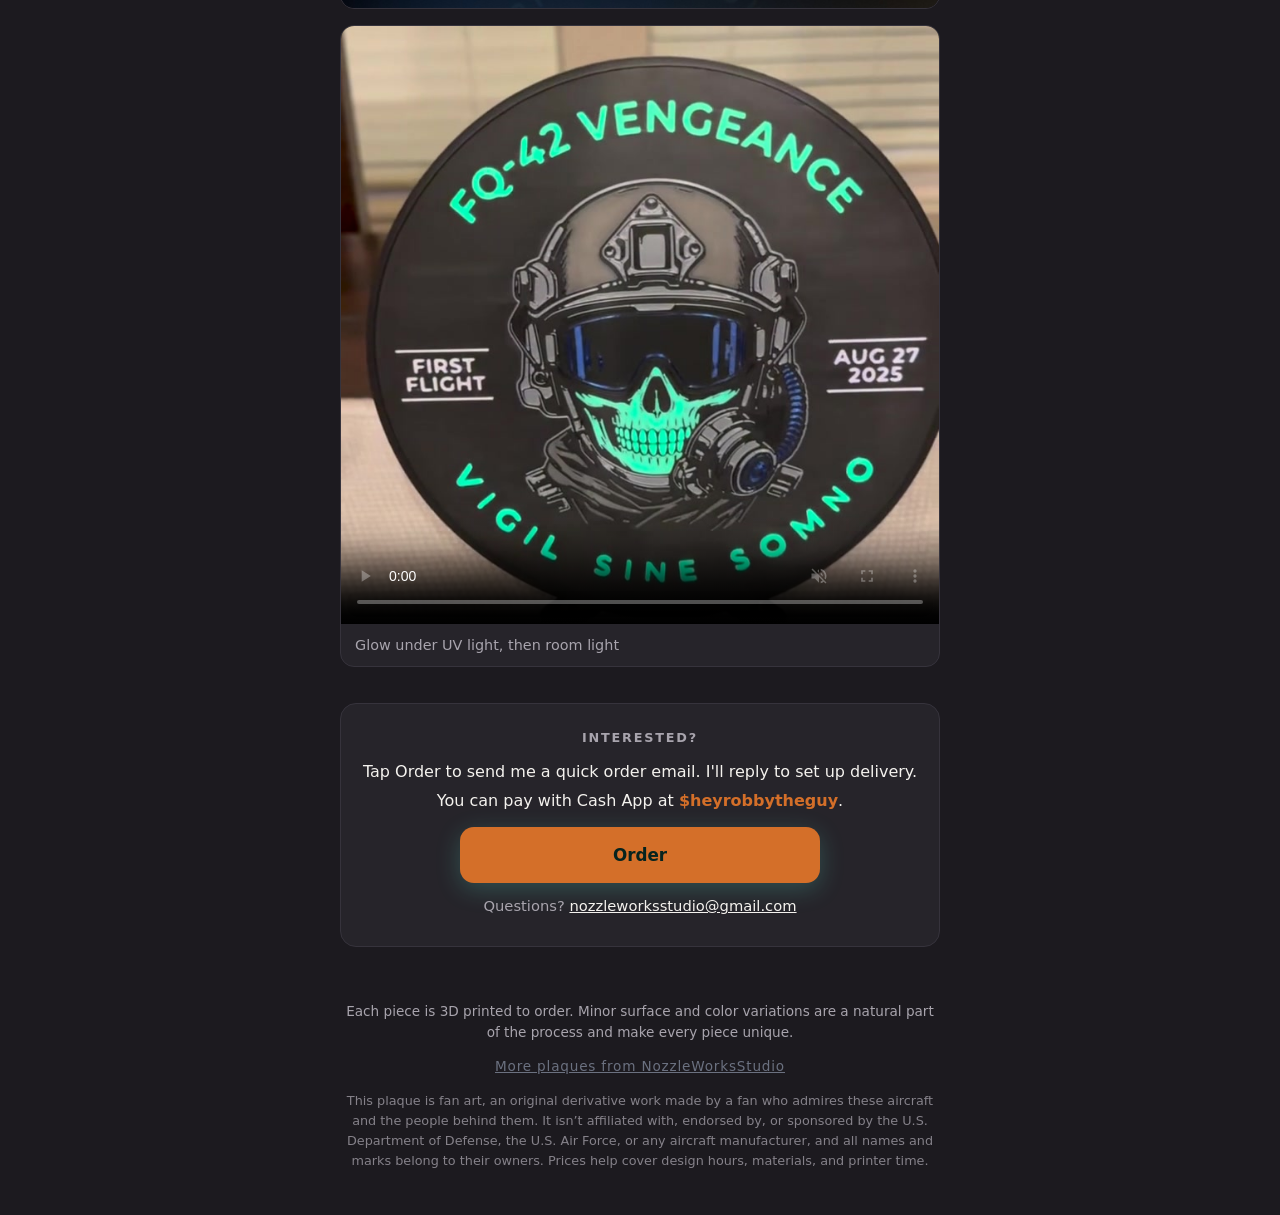
<file: vengeance-tan/index.html>
<!doctype html>
<html lang="en">
<head>
<meta charset="utf-8">
<meta name="viewport" content="width=device-width, initial-scale=1, viewport-fit=cover">
<meta name="robots" content="noindex">
<meta name="description" content="FQ-42 Vengeance plaque, Desert Tan Edition, with the Vigil Sine Somno motto (Sentinel Without Sleep), handmade by NozzleWorksStudio. Tan helmet, blue goggle reflections, glow-in-the-dark, with embedded magnets. Price $30.">
<meta name="theme-color" content="#1C1A1F">
<title>FQ-42 Vengeance &mdash; Desert Tan Edition | NozzleWorksStudio</title>
<style>
*,*::before,*::after{box-sizing:border-box}
:root{--bg:#1C1A1F;--card:#26242A;--line:#36333C;--text:#F4F2EE;--muted:#A8A4AD;--glow:#D46F29}
html{-webkit-text-size-adjust:100%}
body{margin:0;background:var(--bg);color:var(--text);font-family:system-ui,-apple-system,"Segoe UI",Roboto,Helvetica,Arial,sans-serif;line-height:1.55}
img,video{display:block;max-width:100%}
.hero{position:relative;background:#000}
.hero video,.hero img{width:100%;height:auto;max-height:78vh;object-fit:contain;margin:0 auto}
.hero::after{content:"";position:absolute;inset:auto 0 0 0;height:90px;background:linear-gradient(transparent,var(--bg));pointer-events:none}
main{max-width:640px;margin:0 auto;padding:0 20px 40px}
header{text-align:center;margin-top:-8px;position:relative;z-index:1}
h1{font-size:clamp(1.8rem,7vw,2.4rem);line-height:1.15;margin:0 0 6px;letter-spacing:-.01em}
.sub{margin:0;color:var(--muted);font-size:1rem;letter-spacing:.04em}
.price{display:inline-block;margin:18px 0 6px;font-size:2rem;font-weight:700;color:var(--glow);text-shadow:0 0 18px rgba(95,240,216,.35)}
.cta{display:block;margin:14px auto 0;max-width:360px;padding:15px 20px;border-radius:14px;background:var(--glow);color:#06231e;font-weight:700;font-size:1.05rem;text-decoration:none;text-align:center;box-shadow:0 6px 24px rgba(95,240,216,.22)}
.cta:active{transform:translateY(1px)}
section{margin-top:36px}
h2{font-size:.8rem;text-transform:uppercase;letter-spacing:.14em;color:var(--muted);margin:0 0 12px;font-weight:600}
.desc p{margin:0 0 16px}
ul.features{list-style:none;padding:0;margin:0;border:1px solid var(--line);border-radius:14px;background:var(--card)}
ul.features li{padding:12px 16px 12px 40px;position:relative;border-top:1px solid var(--line)}
ul.features li:first-child{border-top:0}
ul.features li::before{content:"";position:absolute;left:17px;top:21px;width:8px;height:8px;border-radius:50%;background:var(--glow);box-shadow:0 0 8px var(--glow)}
.gallery{display:grid;gap:16px}
figure{margin:0;background:var(--card);border:1px solid var(--line);border-radius:14px;overflow:hidden}
figure img,figure video{width:100%;height:auto;background:#000}
figcaption{padding:10px 14px;font-size:.9rem;color:var(--muted)}
.contact{text-align:center;background:var(--card);border:1px solid var(--line);border-radius:16px;padding:24px 18px}
.contact p{margin:0 0 4px}
.addr{margin-top:12px!important;font-size:.92rem;color:var(--muted);word-break:break-all}
.addr a{color:var(--text)}
footer{max-width:640px;margin:0 auto;padding:0 20px calc(32px + env(safe-area-inset-bottom));color:var(--muted);font-size:.85rem;text-align:center}
footer .brand{margin-top:10px;color:#6b7180;letter-spacing:.06em}
@media (min-width:700px){.gallery{grid-template-columns:1fr 1fr}.hero video,.hero img{max-height:82vh;width:auto}}
</style>
<link rel="preconnect" href="https://fonts.googleapis.com"><link rel="preconnect" href="https://fonts.gstatic.com" crossorigin>
<link href="https://fonts.googleapis.com/css2?family=DM+Serif+Display&display=swap" rel="stylesheet">
<link rel="icon" type="image/png" href="../favicon.png"><link rel="apple-touch-icon" href="../apple-touch-icon.png">
<meta property="og:image" content="https://robbytheguy.github.io/logo-256.png">
<link rel="stylesheet" href="../brand.css">
</head>
<body>
<a class="brandbar" href="../"><span class="tile"><img src="../logo.svg" alt=""></span><span class="wm">NozzleWorksStudio</span></a>
<div class="hero">
  <img src="real-photo.jpg" width="1600" height="1600" alt="The real FQ-42 Vengeance plaque, desert tan edition, photographed at night">
</div>
<main>
  <header>
    <h1>FQ-42 Vengeance &mdash; Desert Tan Edition</h1>
    <p class="sub" style="letter-spacing:.12em;text-transform:uppercase">Vigil Sine Somno</p>
    <p class="sub" style="font-size:.9rem;font-style:italic;margin-top:2px">&ldquo;Sentinel Without Sleep&rdquo;</p>
    <p class="sub" style="font-size:.9rem;margin-top:4px">Handmade by NozzleWorksStudio</p>
    <div class="price"><span style="display:block;font-size:.8rem;font-weight:600;letter-spacing:.08em;text-transform:uppercase;color:var(--muted);text-shadow:none">Price</span>$30</div>
    <a class="cta" href="mailto:nozzleworksstudio@gmail.com?subject=Order%3A%20FQ-42%20Vengeance%20Plaque%20%28Desert%20Tan%20Edition%29&body=Hi%20Robert%2C%0A%0AI%27d%20like%20to%20order%20the%20FQ-42%20Vengeance%20Plaque%2C%20Desert%20Tan%20Edition%2C%20Vigil%20Sine%20Somno%20design%20%28%2430%29.%0A%0AName%3A%0AQuantity%3A%0APhone%20%28optional%29%3A%0AHow%20I%27d%20like%20to%20get%20it%20%28hand-delivery%20at%20work%2C%20pickup%2C%20etc.%29%3A%0A%0AThanks%21">Order</a>
  </header>

  <section class="desc">
    <h2>About</h2>
    <p>A tribute to the FQ-42 drone. This desert tan edition shows a skull in a tan tactical helmet, goggles with blue reflections, and an oxygen mask at the center, with FQ-42 VENGEANCE arched across the top. The side panels read First Flight on the left and Aug 27 2025 on the right, and the motto along the bottom reads Vigil Sine Somno, Latin for &ldquo;Sentinel Without Sleep.&rdquo; The helmet, collar, and mask are printed in desert tan against a black base, with pale raised lettering and skull detail that glow in the dark when the lights go out. Embedded magnets let it stick to a metal surface, and it comes with a display stand.</p>
    <ul class="features">
      <li>Multicolor 3D-printed design with a desert tan helmet on a black base</li>
      <li>Goggles with blue reflections</li>
      <li>Glow-in-the-dark</li>
      <li>Embedded magnets</li>
      <li>Includes display stand</li>
      <li>Side panels: First Flight, Aug 27 2025</li>
      <li>Arched Latin motto: Vigil Sine Somno (&ldquo;Sentinel Without Sleep&rdquo;)</li>
      <li>Made to order</li>
    </ul>
  </section>

  <section>
    <h2>Gallery</h2>
    <div class="gallery" style="grid-template-columns:1fr;max-width:700px;margin:0 auto">
      <figure><img src="real-photo.jpg" width="1600" height="1600" loading="lazy" alt="The real FQ-42 Vengeance plaque, desert tan edition, photographed at night"><figcaption>The real plaque, desert tan edition</figcaption></figure>
      <figure><img src="studio-real.jpg" width="1200" height="1200" loading="lazy" alt="The real FQ-42 Vengeance plaque, desert tan edition, on its stand"></figure>
      <figure>
        <video src="vengeance-glow.mp4" width="720" height="720" controls playsinline muted preload="metadata" poster="vengeance-glow-poster.jpg">Your browser does not support the video tag.</video>
        <figcaption>Glow under UV light, then room light</figcaption>
      </figure>
    </div>
  </section>

  <section class="contact" id="contact">
    <h2>Interested?</h2>
    <p>Tap Order to send me a quick order email. I'll reply to set up delivery.</p>
    <p>You can pay with Cash App at <a href="https://cash.app/$heyrobbytheguy" style="color:var(--glow);font-weight:700;text-decoration:none">$heyrobbytheguy</a>.</p>
    <a class="cta" href="mailto:nozzleworksstudio@gmail.com?subject=Order%3A%20FQ-42%20Vengeance%20Plaque%20%28Desert%20Tan%20Edition%29&body=Hi%20Robert%2C%0A%0AI%27d%20like%20to%20order%20the%20FQ-42%20Vengeance%20Plaque%2C%20Desert%20Tan%20Edition%2C%20Vigil%20Sine%20Somno%20design%20%28%2430%29.%0A%0AName%3A%0AQuantity%3A%0APhone%20%28optional%29%3A%0AHow%20I%27d%20like%20to%20get%20it%20%28hand-delivery%20at%20work%2C%20pickup%2C%20etc.%29%3A%0A%0AThanks%21">Order</a>
    <p class="addr">Questions? <a href="mailto:nozzleworksstudio@gmail.com?subject=FQ-42%20Vengeance%20Plaque%20%28Desert%20Tan%20Edition%29">nozzleworksstudio@gmail.com</a></p>
  </section>
</main>
<footer>
  <p>Each piece is 3D printed to order. Minor surface and color variations are a natural part of the process and make every piece unique.</p>
  <p class="brand"><a href="../" style="color:inherit">More plaques from NozzleWorksStudio</a></p>
<p style="font-size:.8rem;opacity:.75;margin-top:10px">This plaque is fan art, an original derivative work made by a fan who admires these aircraft and the people behind them. It isn&rsquo;t affiliated with, endorsed by, or sponsored by the U.S. Department of Defense, the U.S. Air Force, or any aircraft manufacturer, and all names and marks belong to their owners. Prices help cover design hours, materials, and printer time.</p></footer>
<script data-goatcounter="https://nozzleworks.goatcounter.com/count" async src="//gc.zgo.at/count.js"></script>
</body>
</html>
</file>
<file: brand.css>
.brandbar{display:flex;align-items:center;gap:14px;max-width:900px;margin:0 auto;padding:18px 20px;text-decoration:none;color:#fff}
.brandbar .tile{flex:none;width:52px;height:52px;border-radius:12px;background:#F7F6F2;display:grid;place-items:center;overflow:hidden}
.brandbar .tile img{width:100%;height:100%}
.brandbar .wm{font-family:"DM Serif Display",Georgia,"Times New Roman",serif;font-size:1.65rem;line-height:1;letter-spacing:.005em}
h1,.serif{font-family:"DM Serif Display",Georgia,"Times New Roman",serif;font-weight:400!important;letter-spacing:0!important}
.brandhero{display:flex;flex-direction:column;align-items:center;gap:14px}
.brandhero .tile{width:112px;height:112px;border-radius:24px;background:#F7F6F2;overflow:hidden;box-shadow:0 8px 30px rgba(0,0,0,.35)}
.brandhero .tile img{width:100%;height:100%;display:block}
</file>
